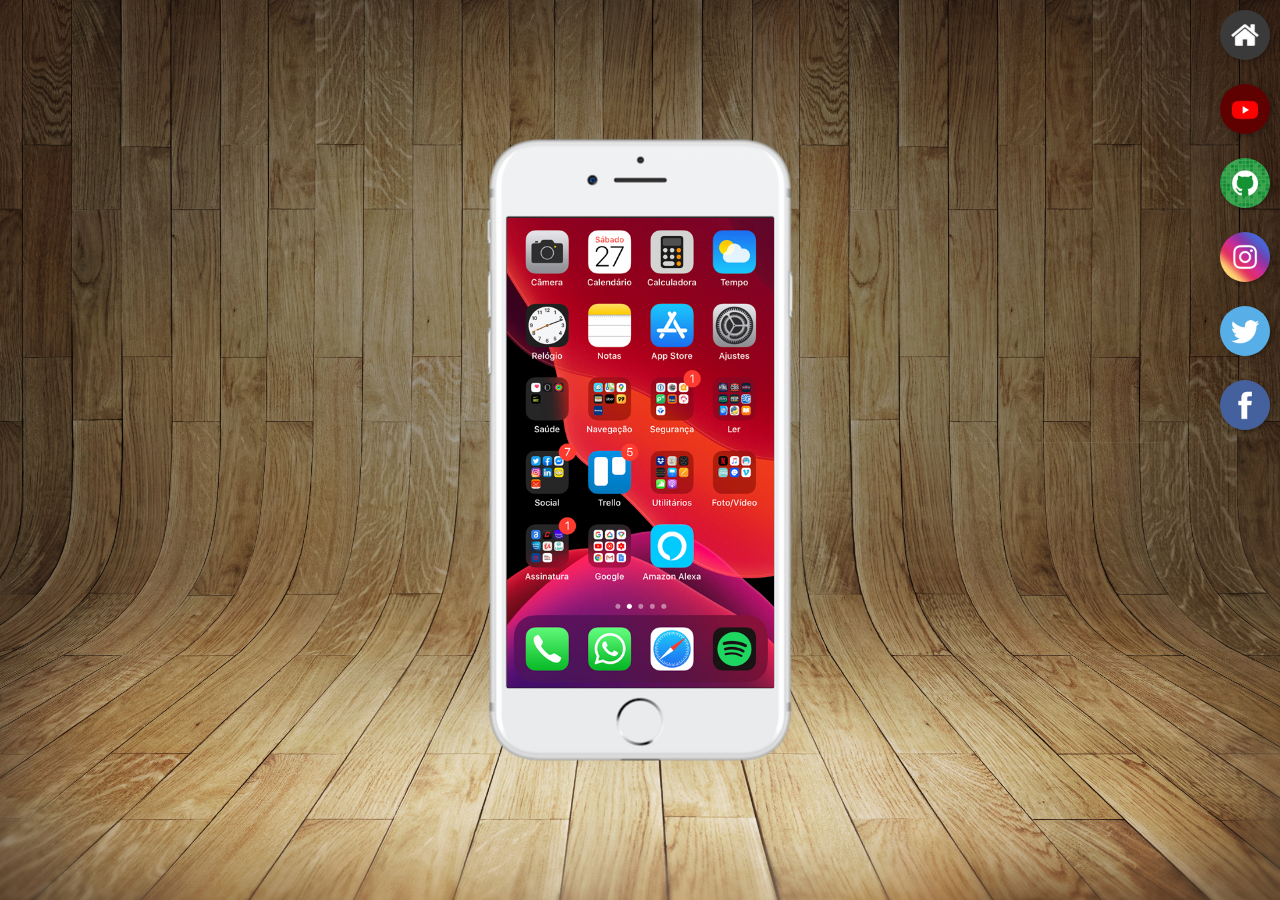
<file: index.html>
<!DOCTYPE html>
<html lang="pt-br">
<head>
    <meta charset="UTF-8">
    <meta name="viewport" content="width=device-width, initial-scale=1.0">
    <title>Projeto Redes Sociais</title>
    <link rel="shortcut icon" href="favicon.ico" type="image/x-icon">
    <link rel="stylesheet" href="estilos/style.css">
</head>
<body>
    <main>
        <section id="telefone">
            <iframe src="home.html" name="tela" id="tela" frameborder="0">
                seu navegador nao é compativel com esse recurso
            </iframe>
        </section>

        <section id="redes-sociais">
            <a href="home.html" target="tela"><img src="imagens/logo-home.jpg" alt="Home"></a> <br>
            <a href="youtube.html" target="tela"><img src="imagens/logo-youtube.jpg" alt="Youtube"></a> <br>
            <a href="github.html" target="tela"><img src="imagens/logo-github.jpg" alt="Github"></a> <br>
            <a href="instagram.html" target="tela"><img src="imagens/logo-instagram.jpg" alt="Instagram"></a> <br>
            <a href="twitter.html" target="tela"><img src="imagens/logo-twitter.jpg" alt="Twitter/X"></a> <br>
            <a href="facebook.html" target="tela"><img src="imagens/logo-facebook.jpg" alt="Facebook"></a> 
        </section>
    </main>
</body>
</html>

<!-- nao uso a maioria das redes sociais, entao usei a do professor mesmo xD -->
</file>
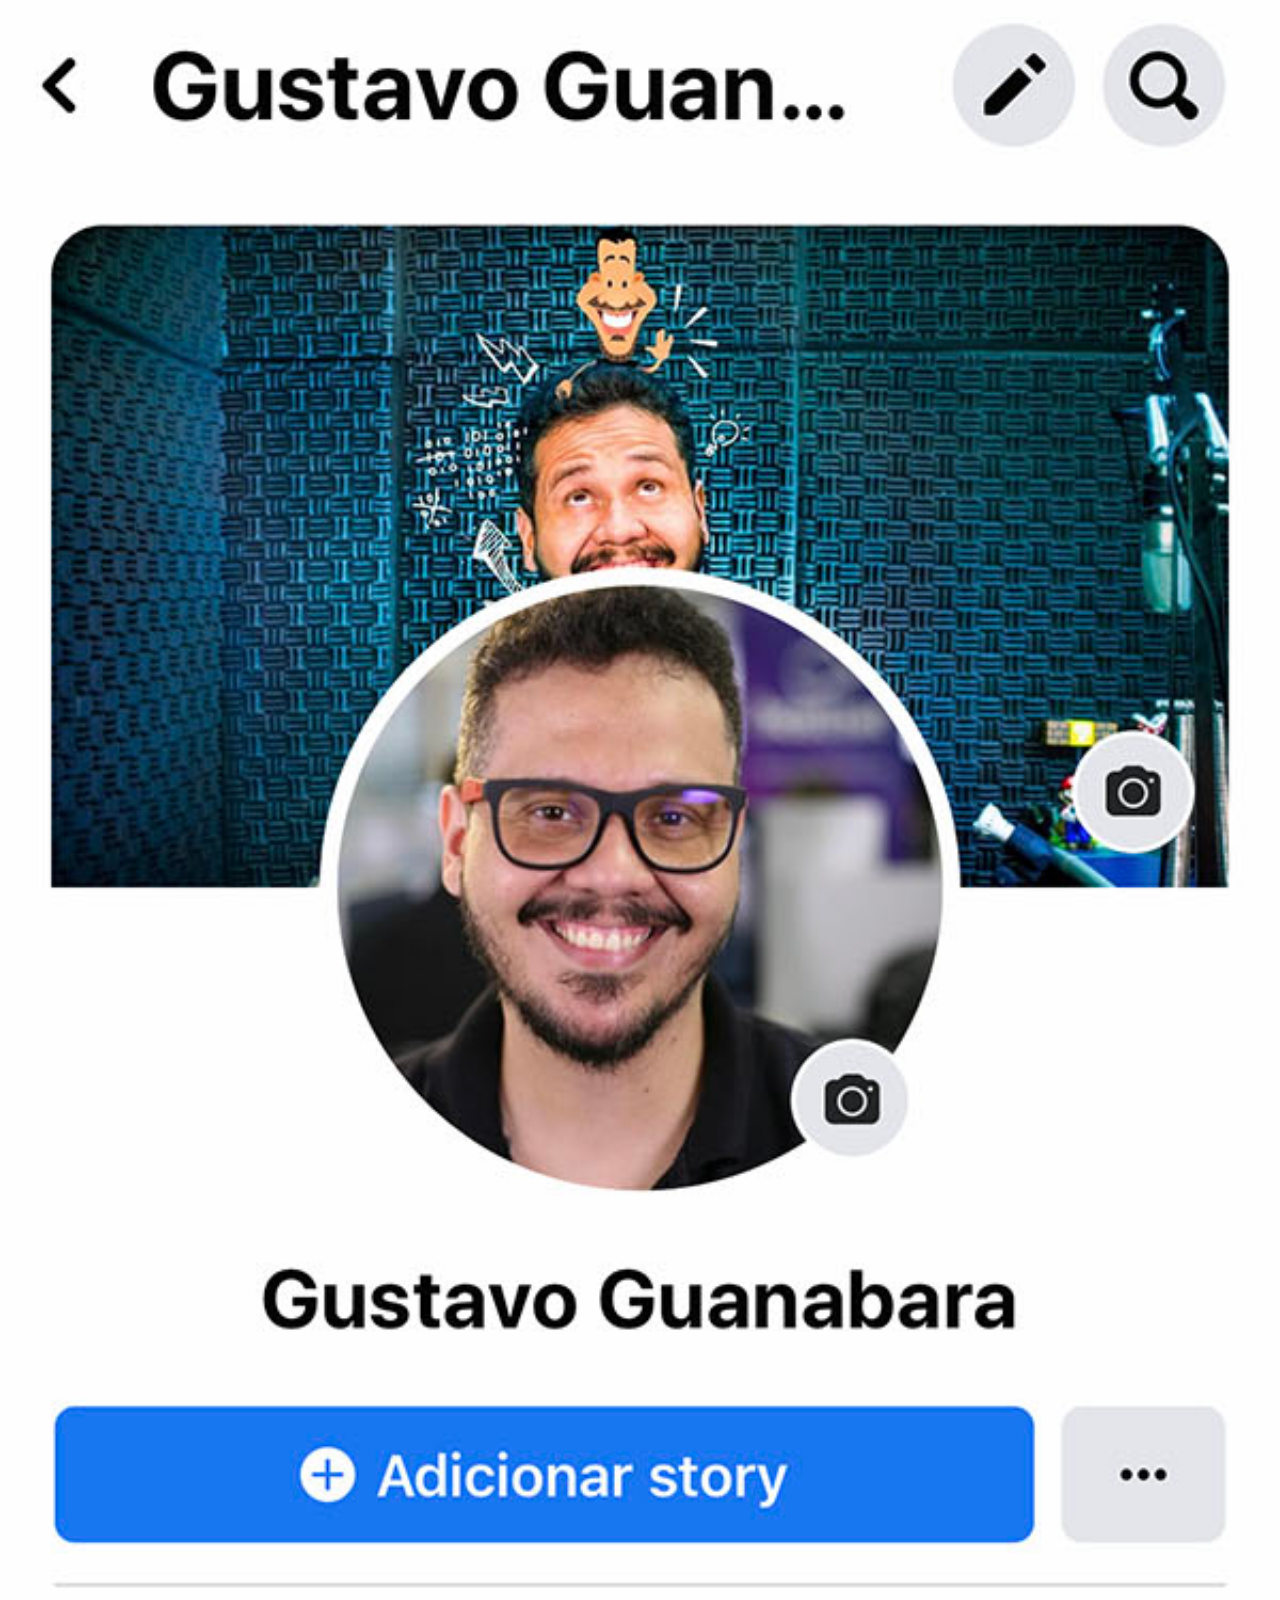
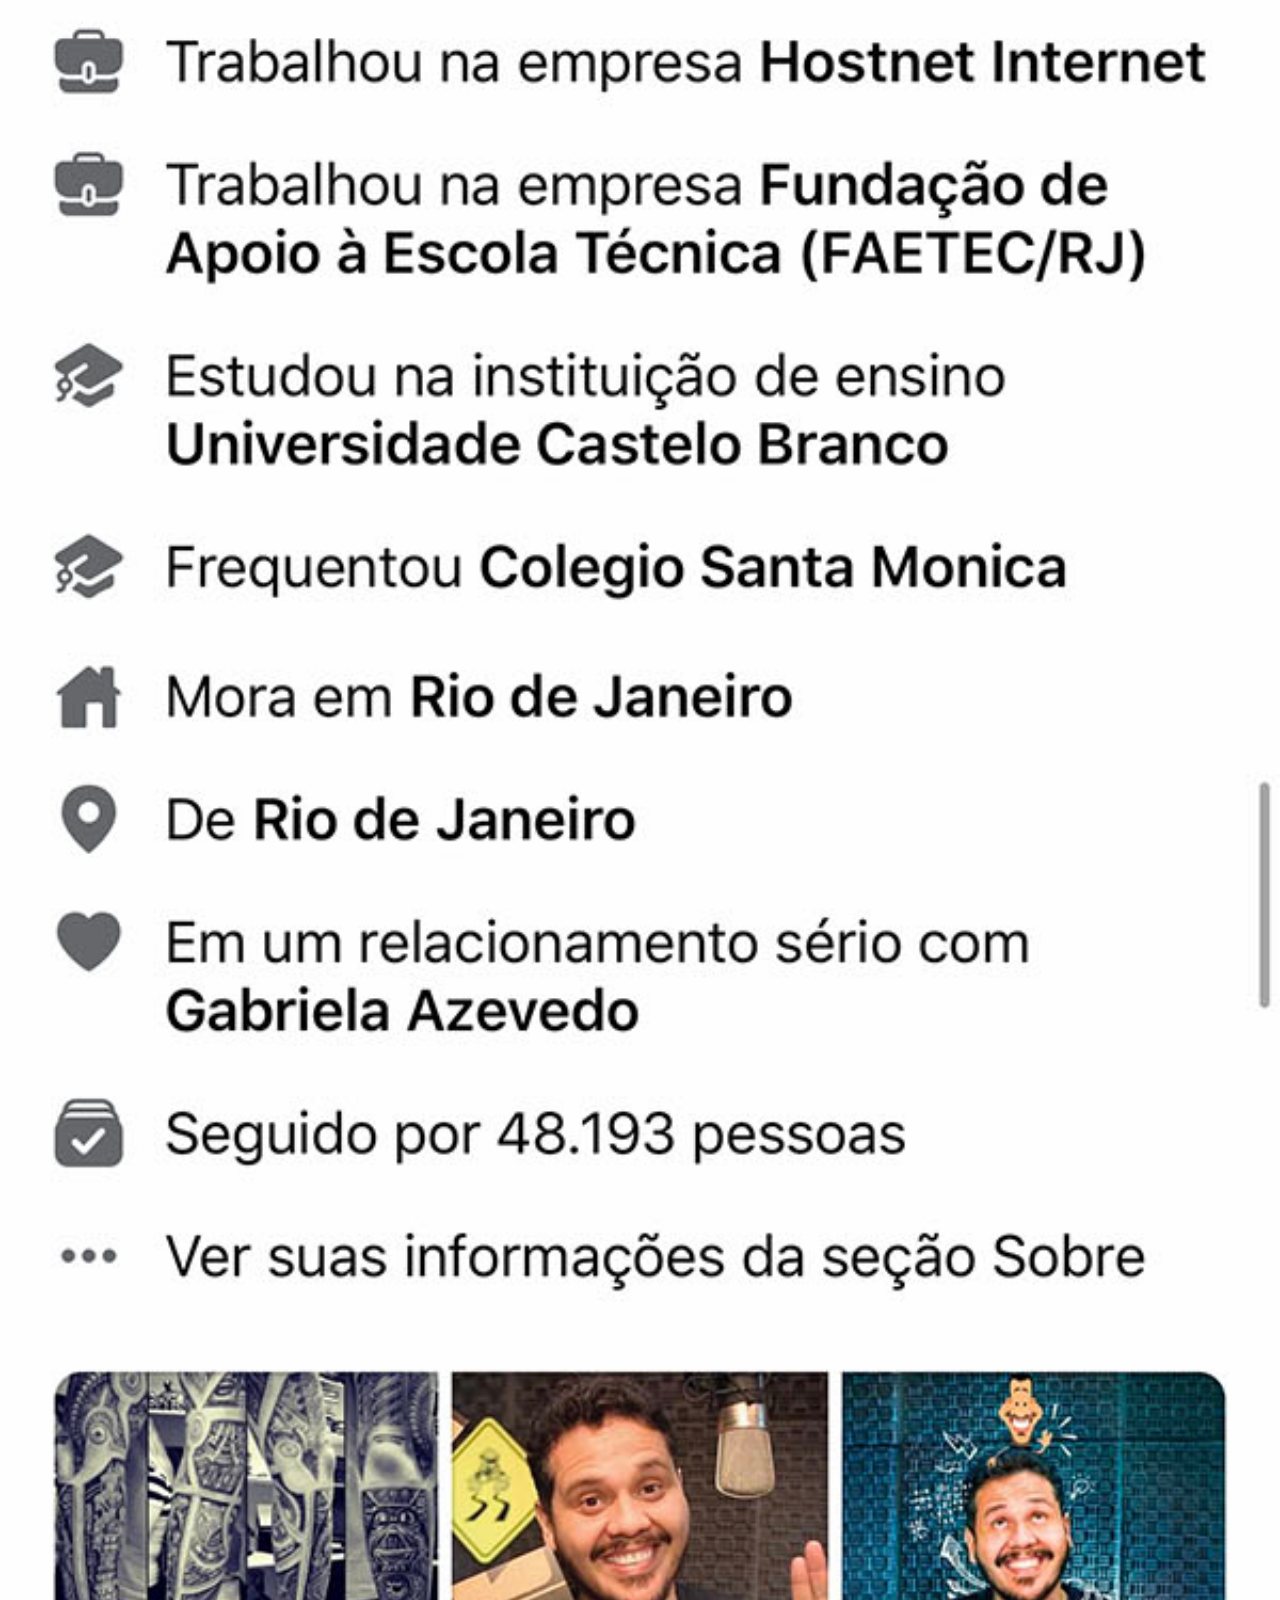
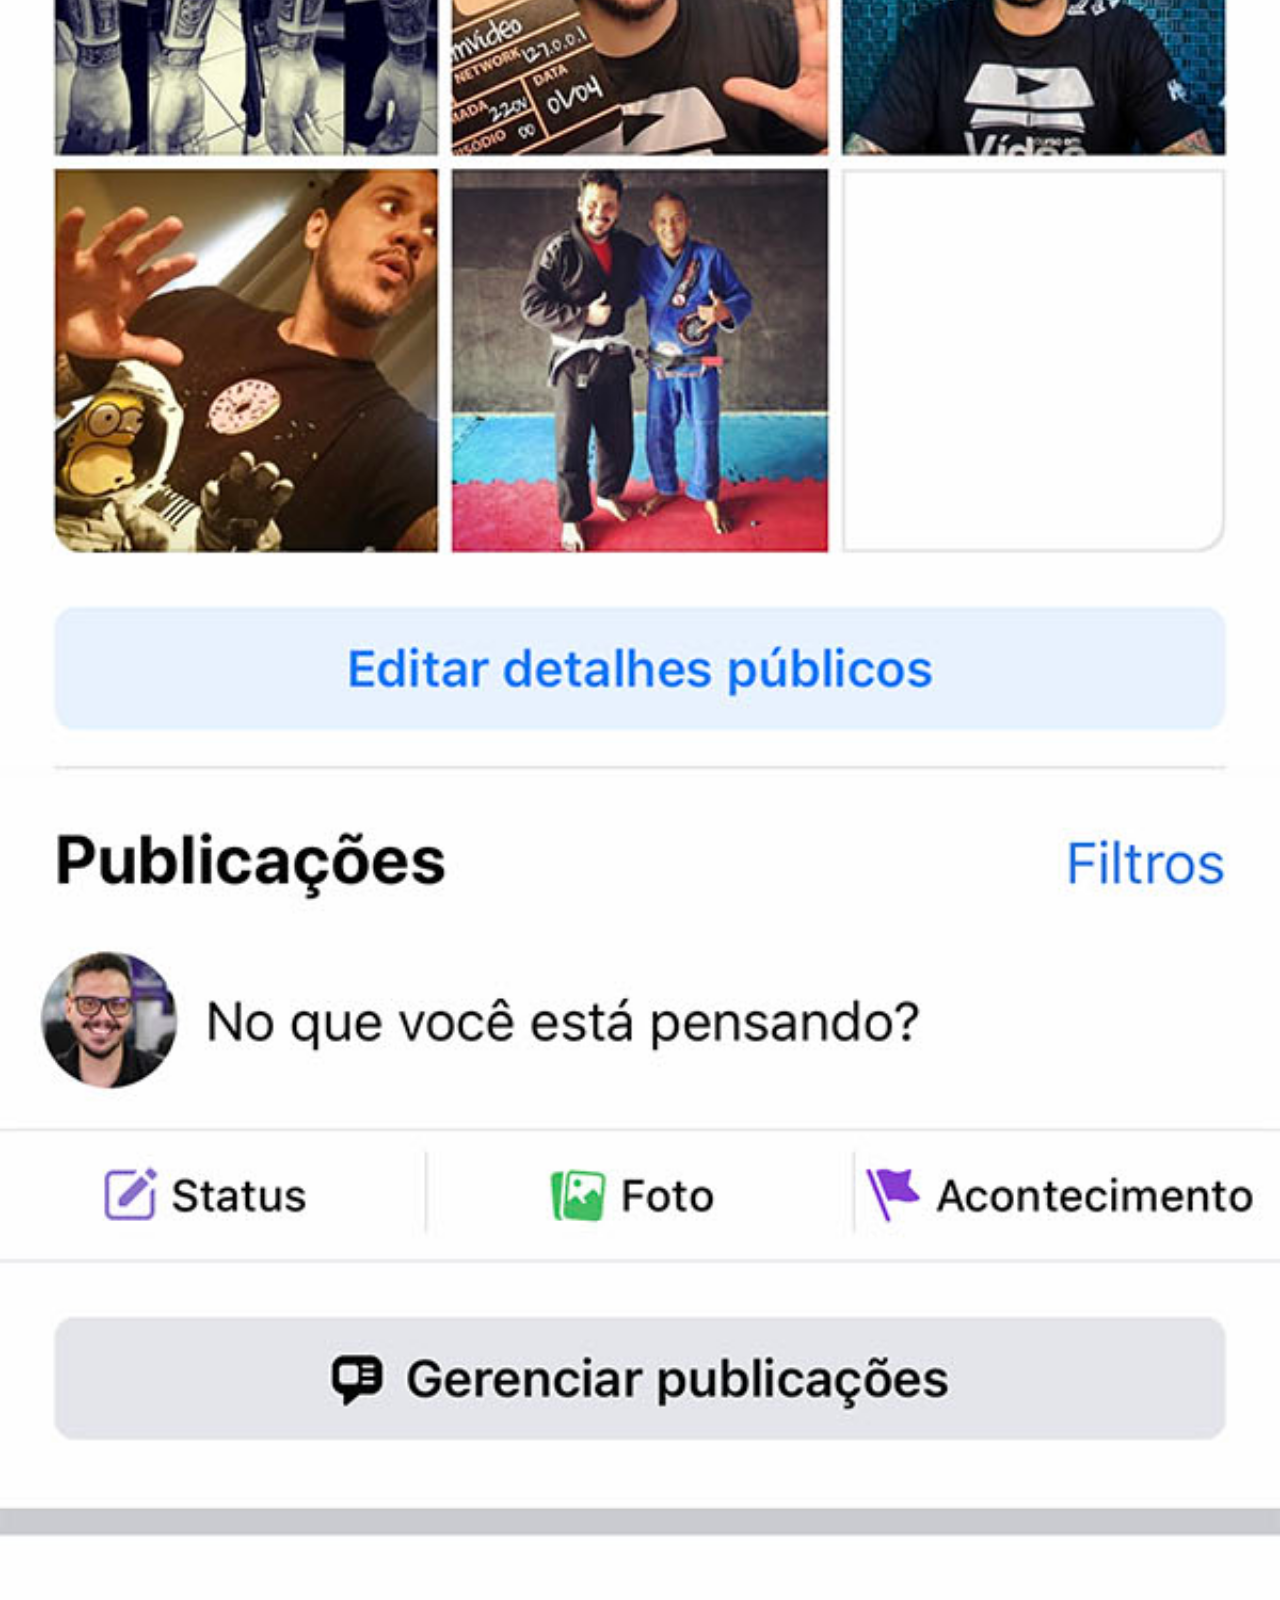
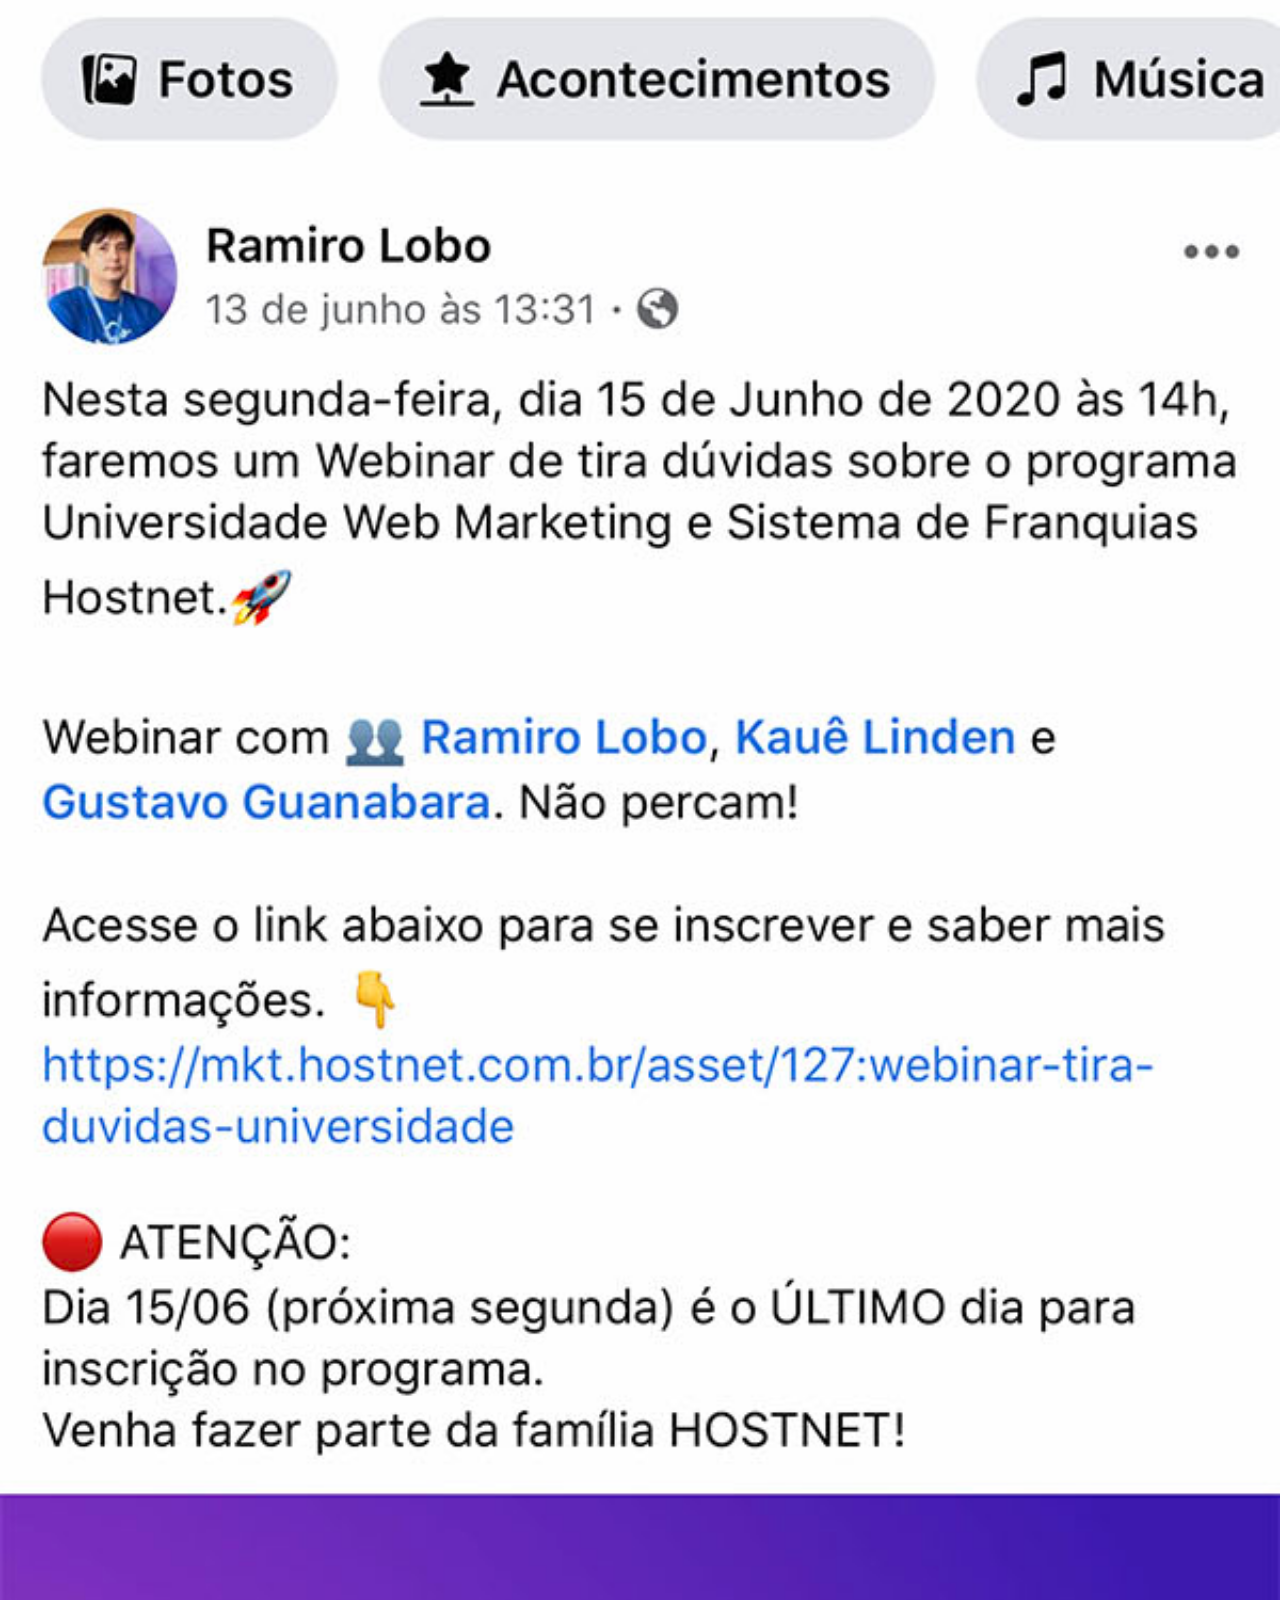
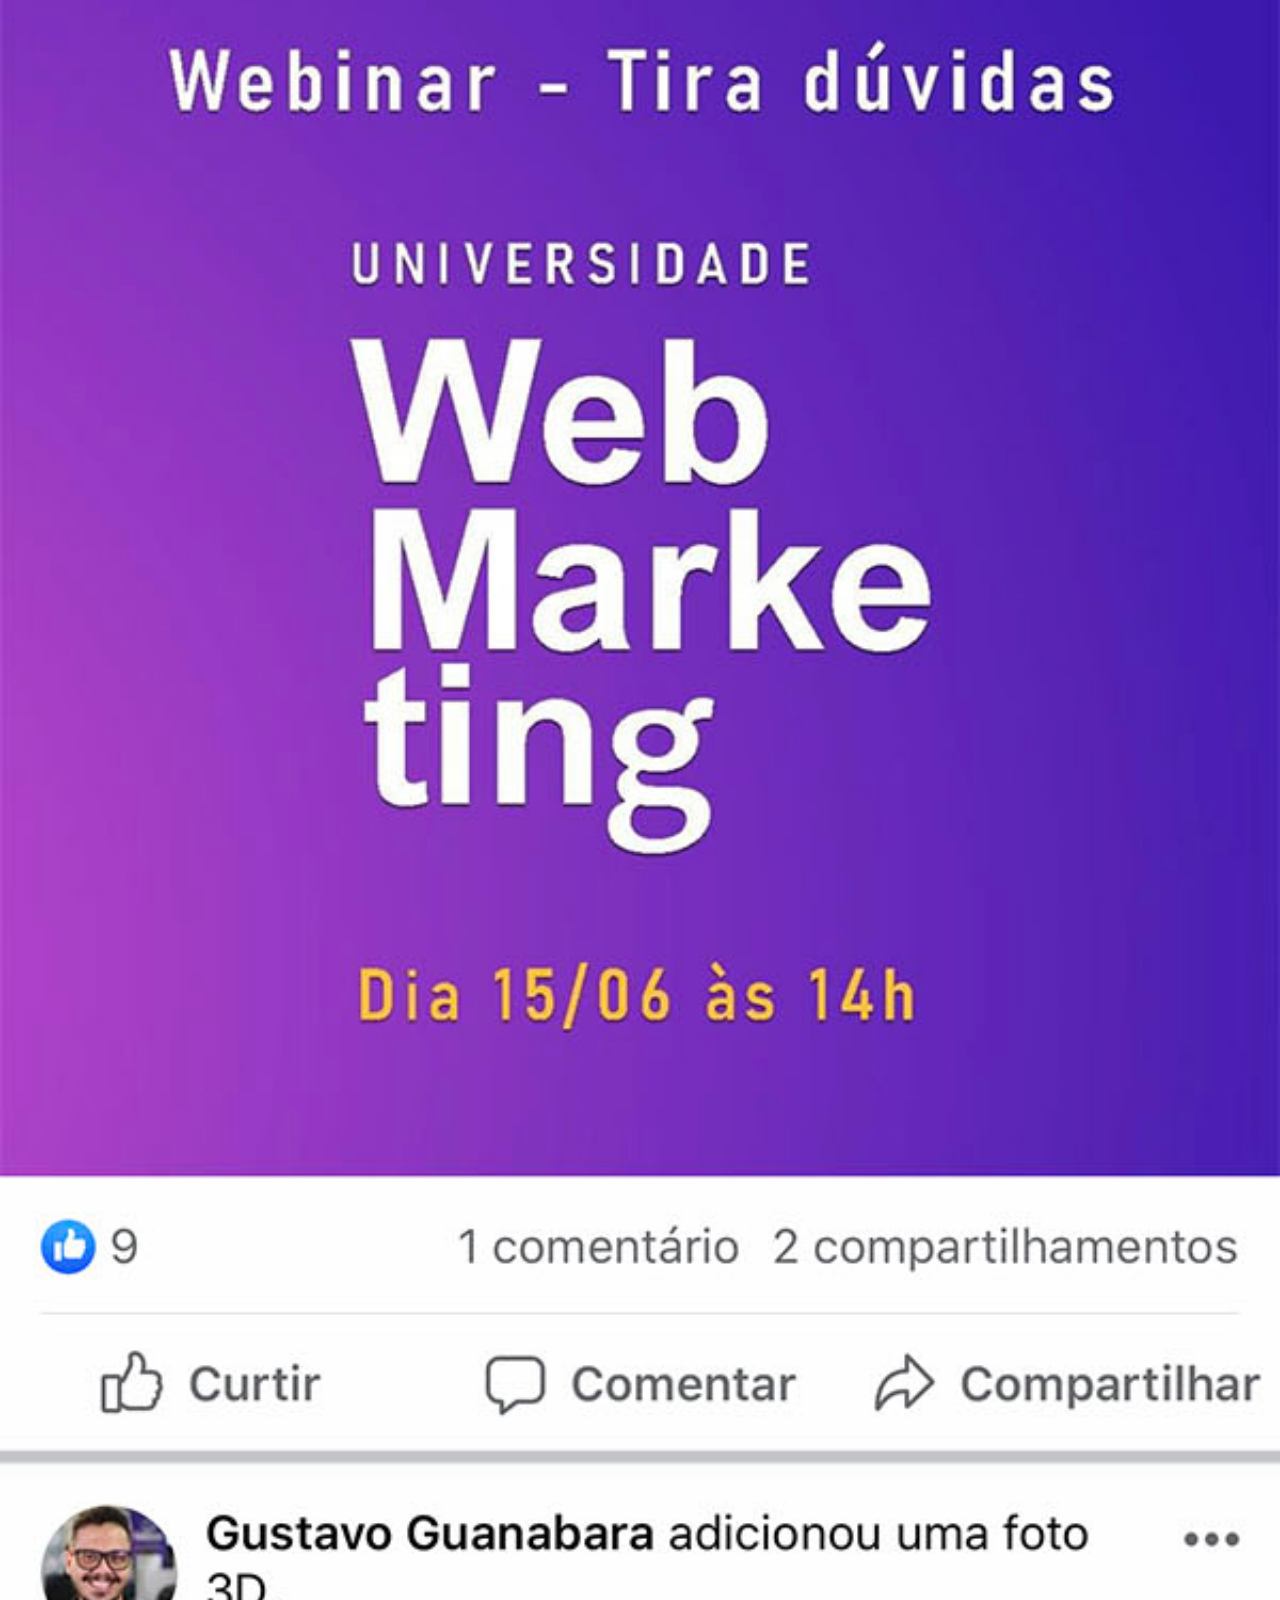
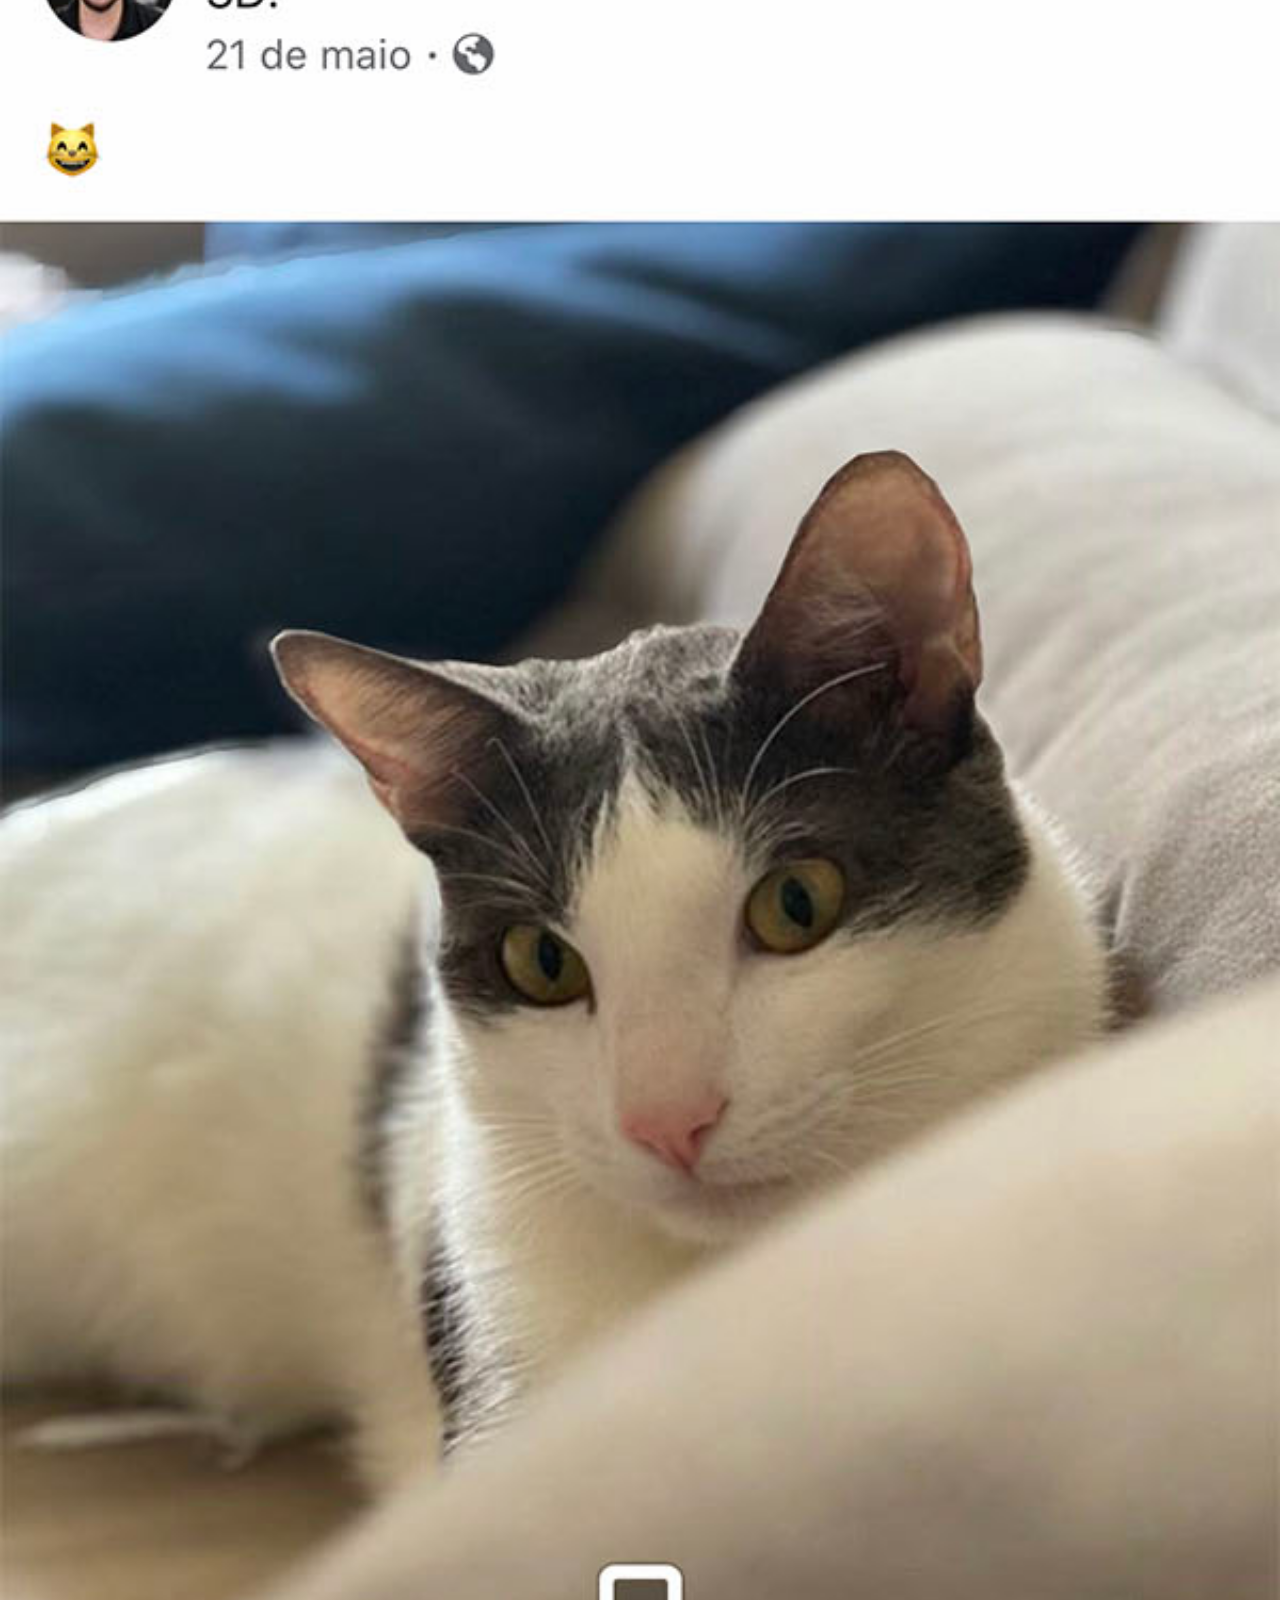
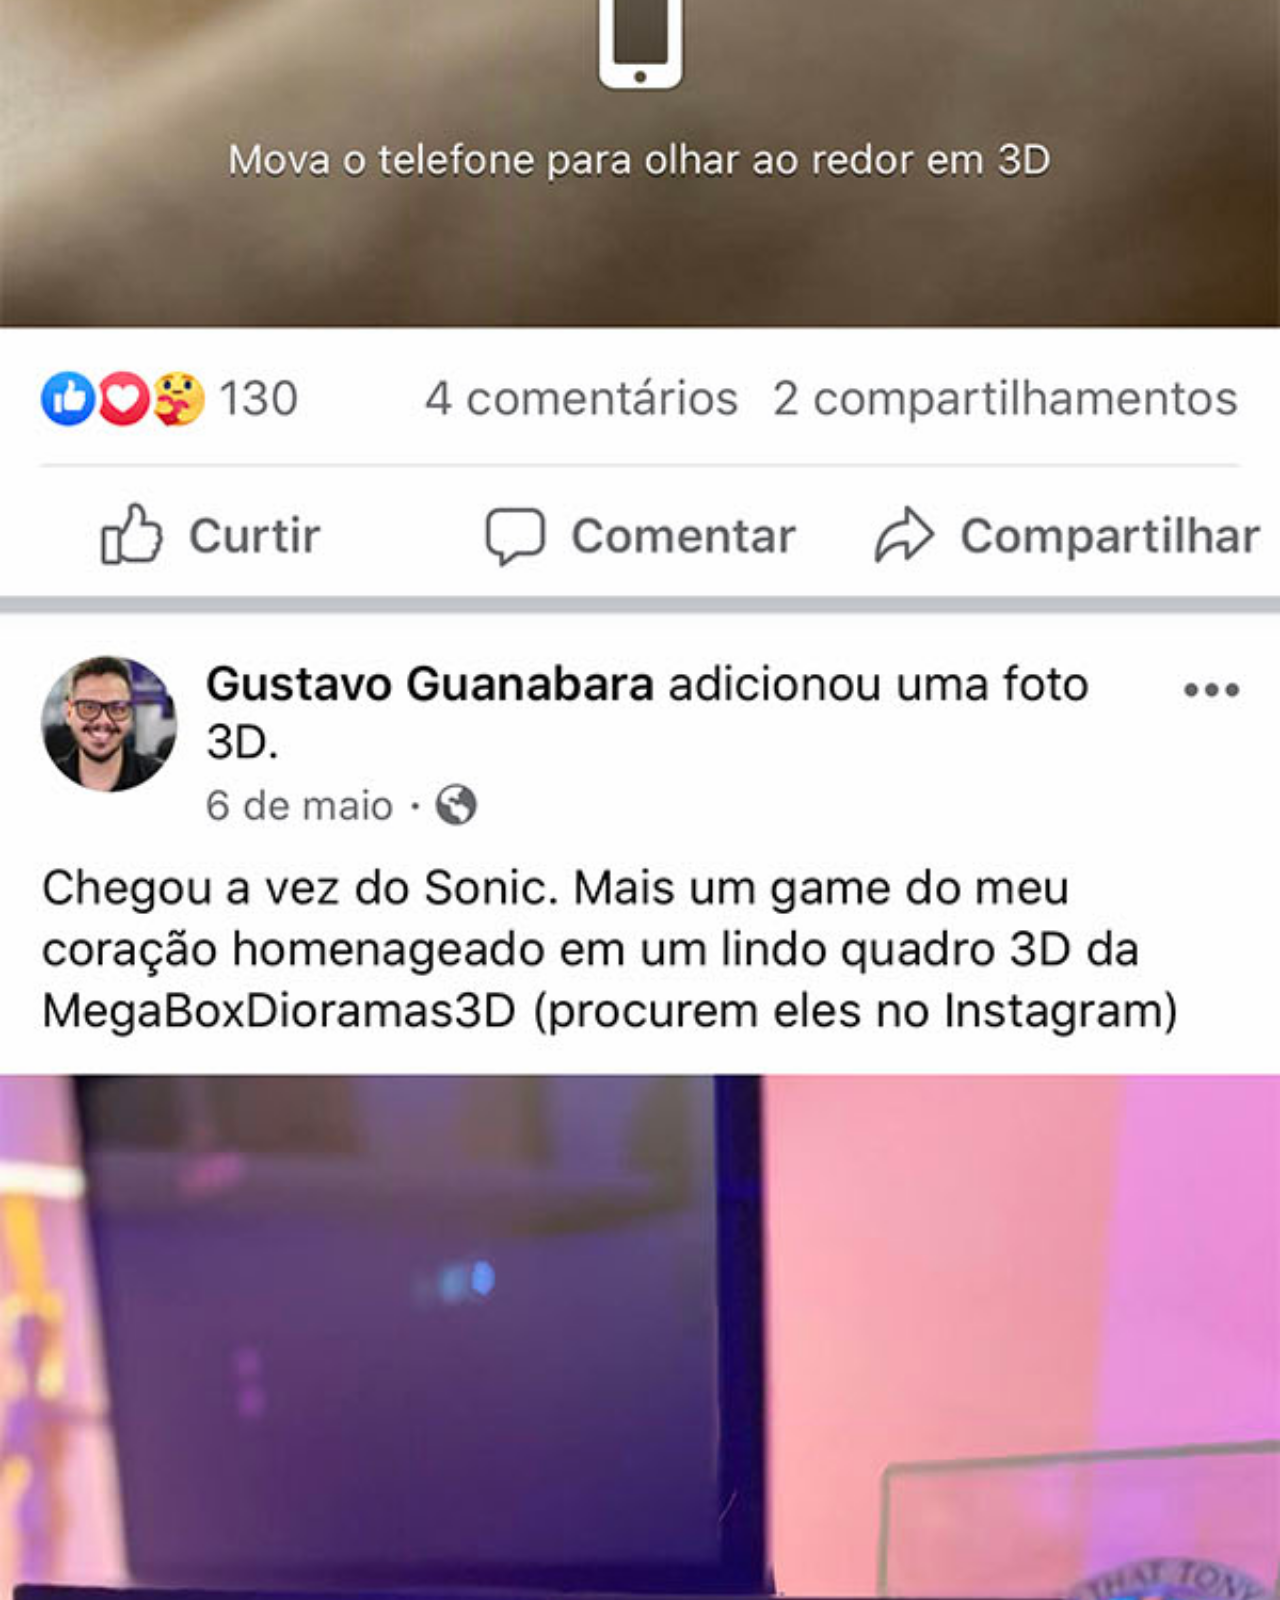
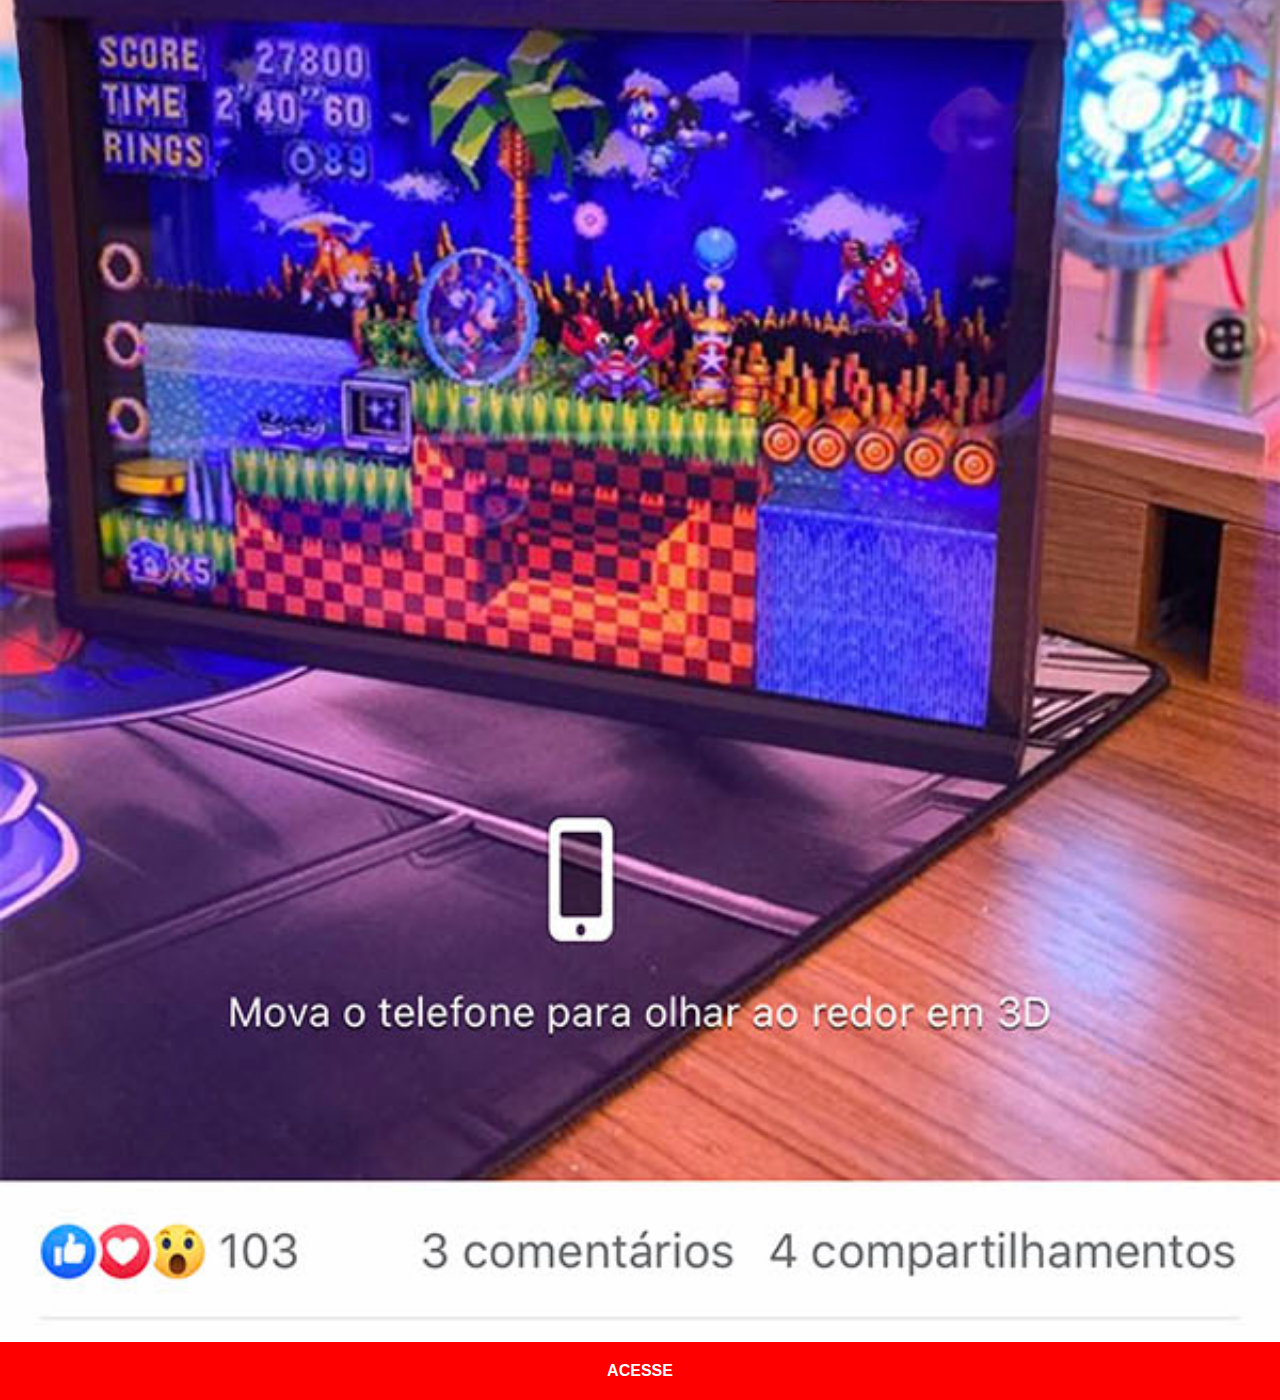
<file: facebook.html>
<!DOCTYPE html>
<html lang="pt-br">
<head>
    <meta charset="UTF-8">
    <meta name="viewport" content="width=device-width, initial-scale=1.0">
    <title>Facebook</title>
    <link rel="stylesheet" href="estilos/social.css">
</head>
<body>
    <img src="imagens/tela-facebook.jpg" alt="Facebook">
    <a href="https://Facebook.com" target="_blank">ACESSE</a>
</body>
</html>
</file>
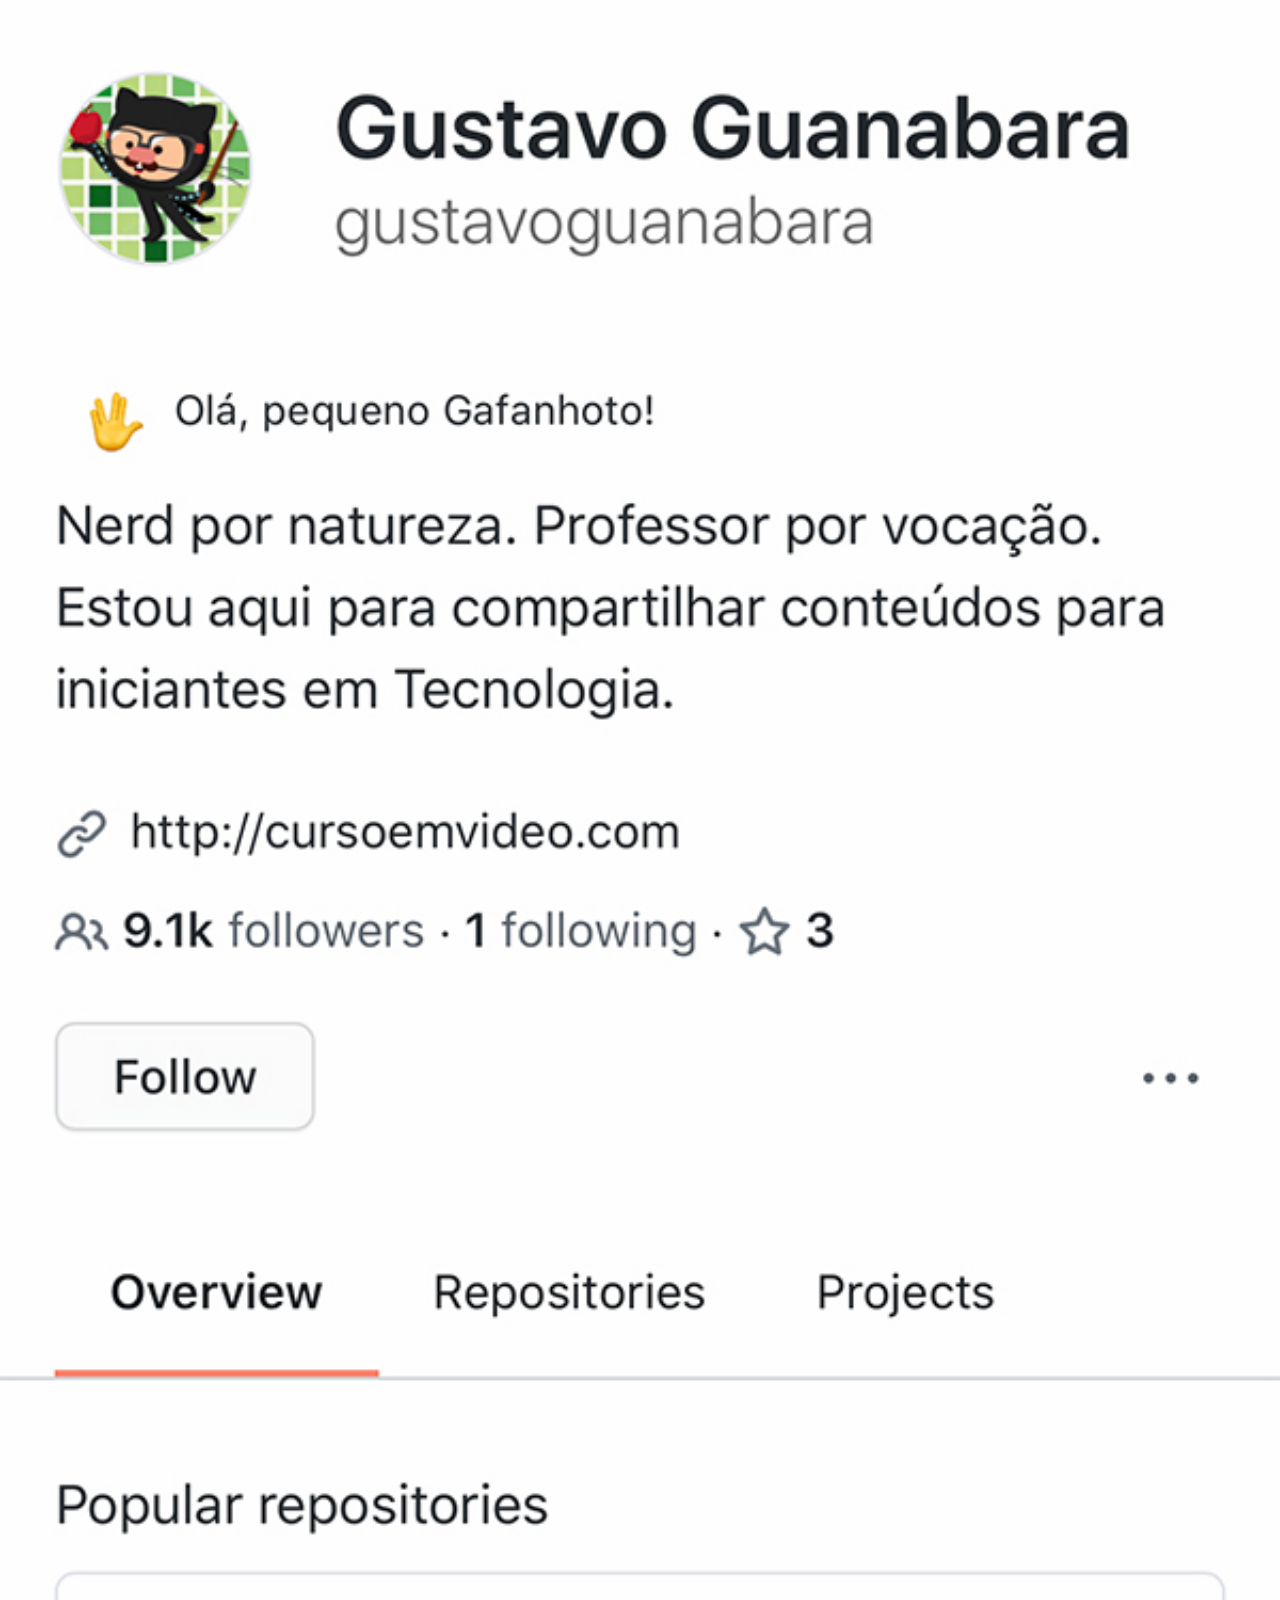
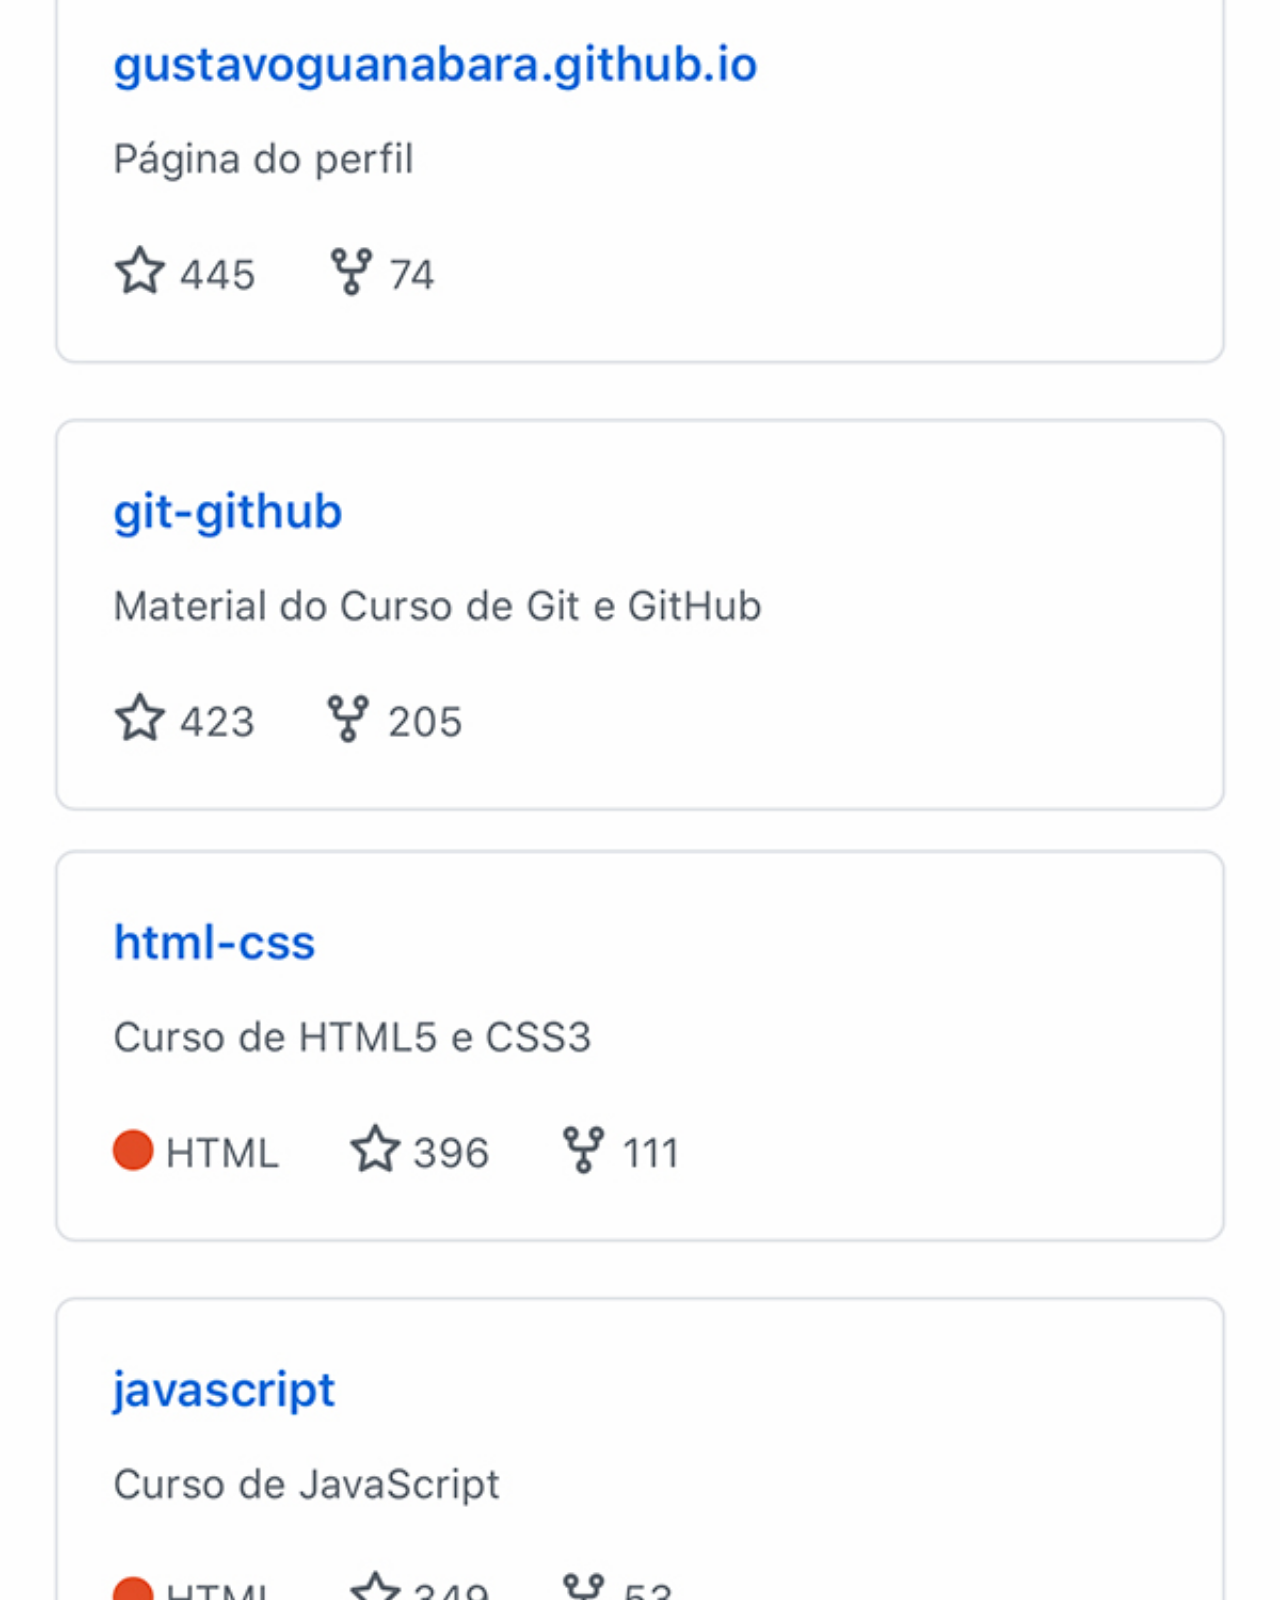
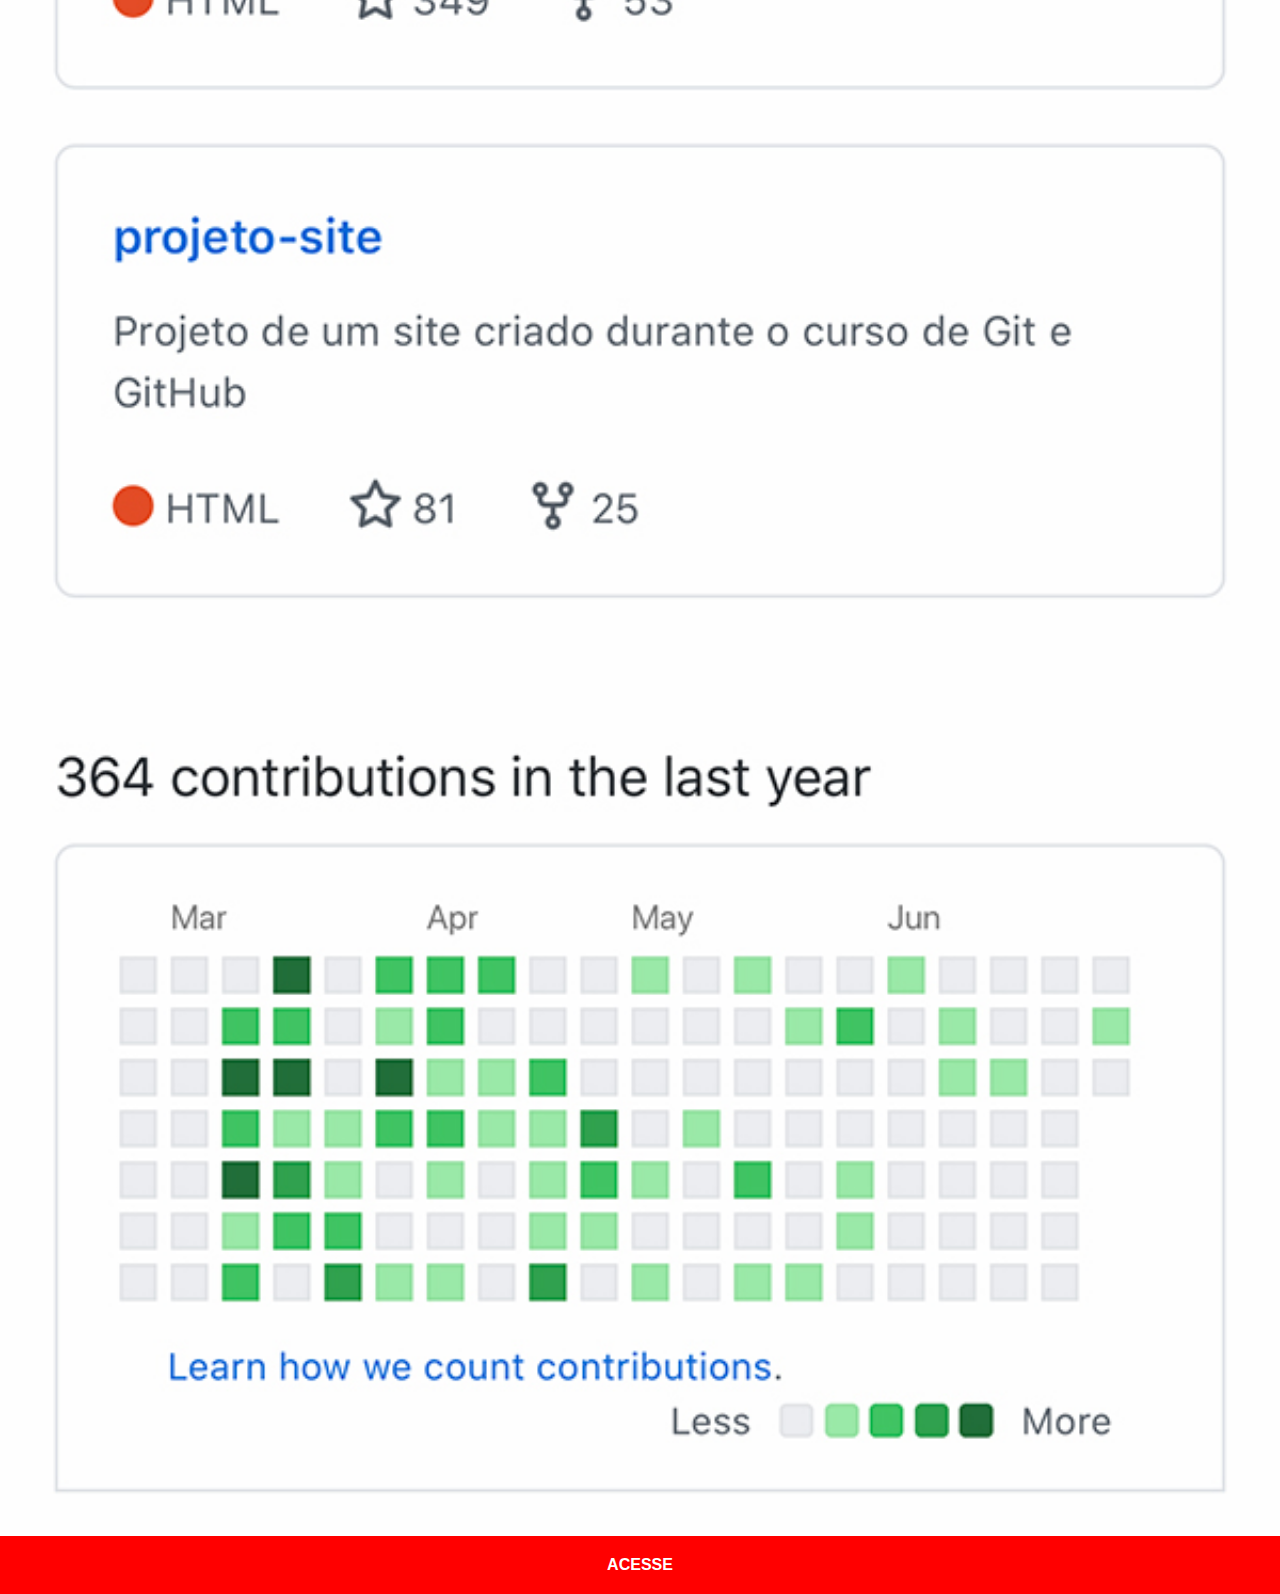
<file: github.html>
<!DOCTYPE html>
<html lang="pt-br">
<head>
    <meta charset="UTF-8">
    <meta name="viewport" content="width=device-width, initial-scale=1.0">
    <title>Github</title>
    <link rel="stylesheet" href="estilos/social.css">
</head>
<body>
    <img src="imagens/tela-github.jpg" alt="Github">
    <a href="https://github.com/isabellabispobispo" target="_blank">ACESSE</a>
</body>
</html>
</file>
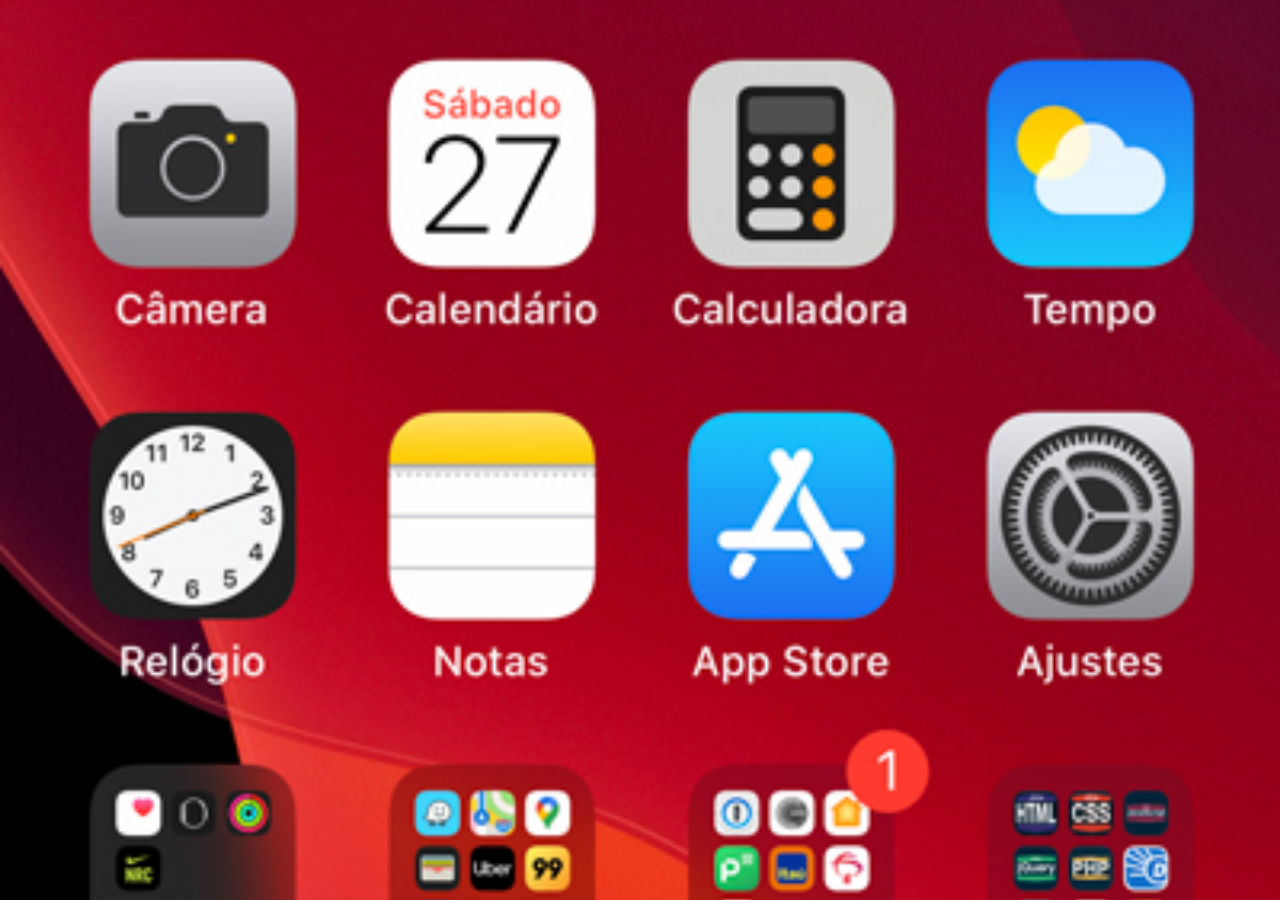
<file: home.html>
<!DOCTYPE html>
<html lang="pt-br">
<head>
    <meta charset="UTF-8">
    <meta name="viewport" content="width=device-width, initial-scale=1.0">
    <title>Home</title>
    <style>
        * {
            margin: 0px;
            padding: 0px;
        }

        body {
            width: 100vw;
            height: 100vh;
            background: black url(imagens/tela-home.jpg) no-repeat top center;
            background-size: cover;
        }
    </style>
</head>
<body>
    
</body>
</html>
</file>
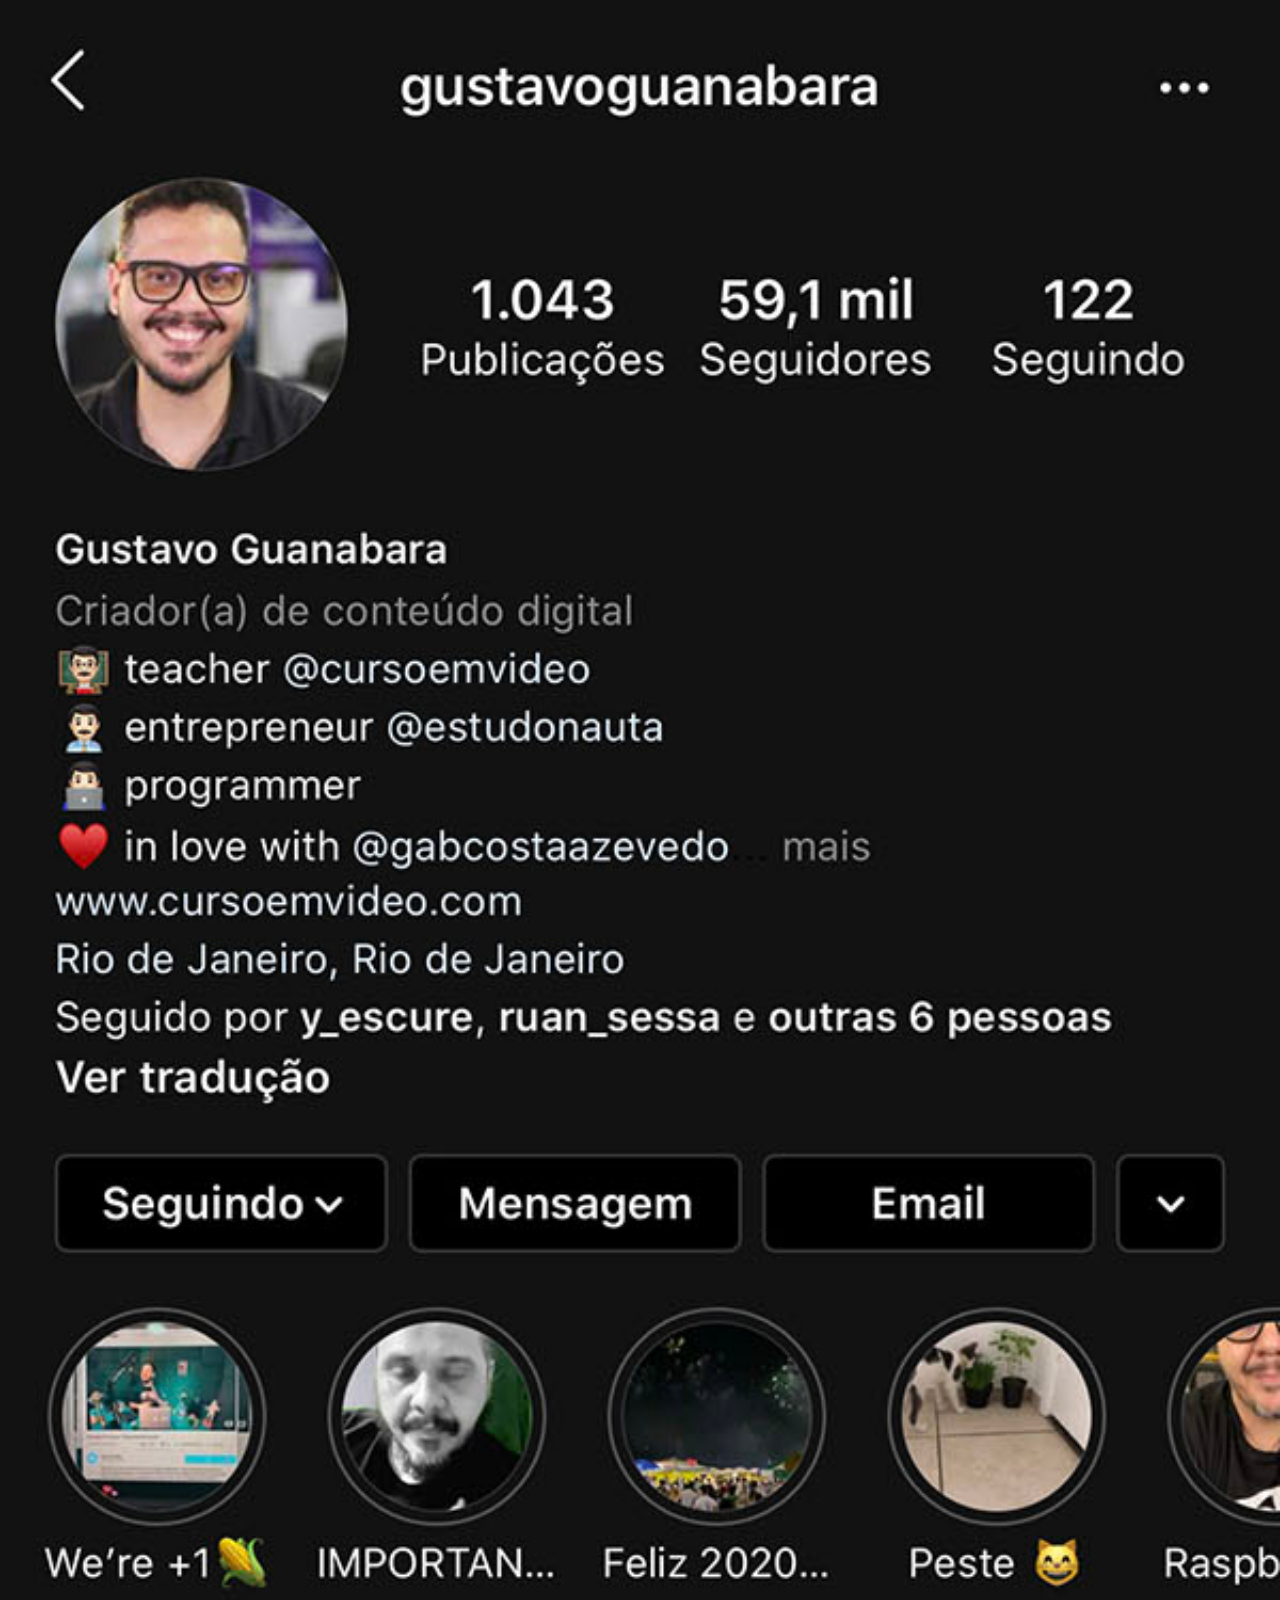
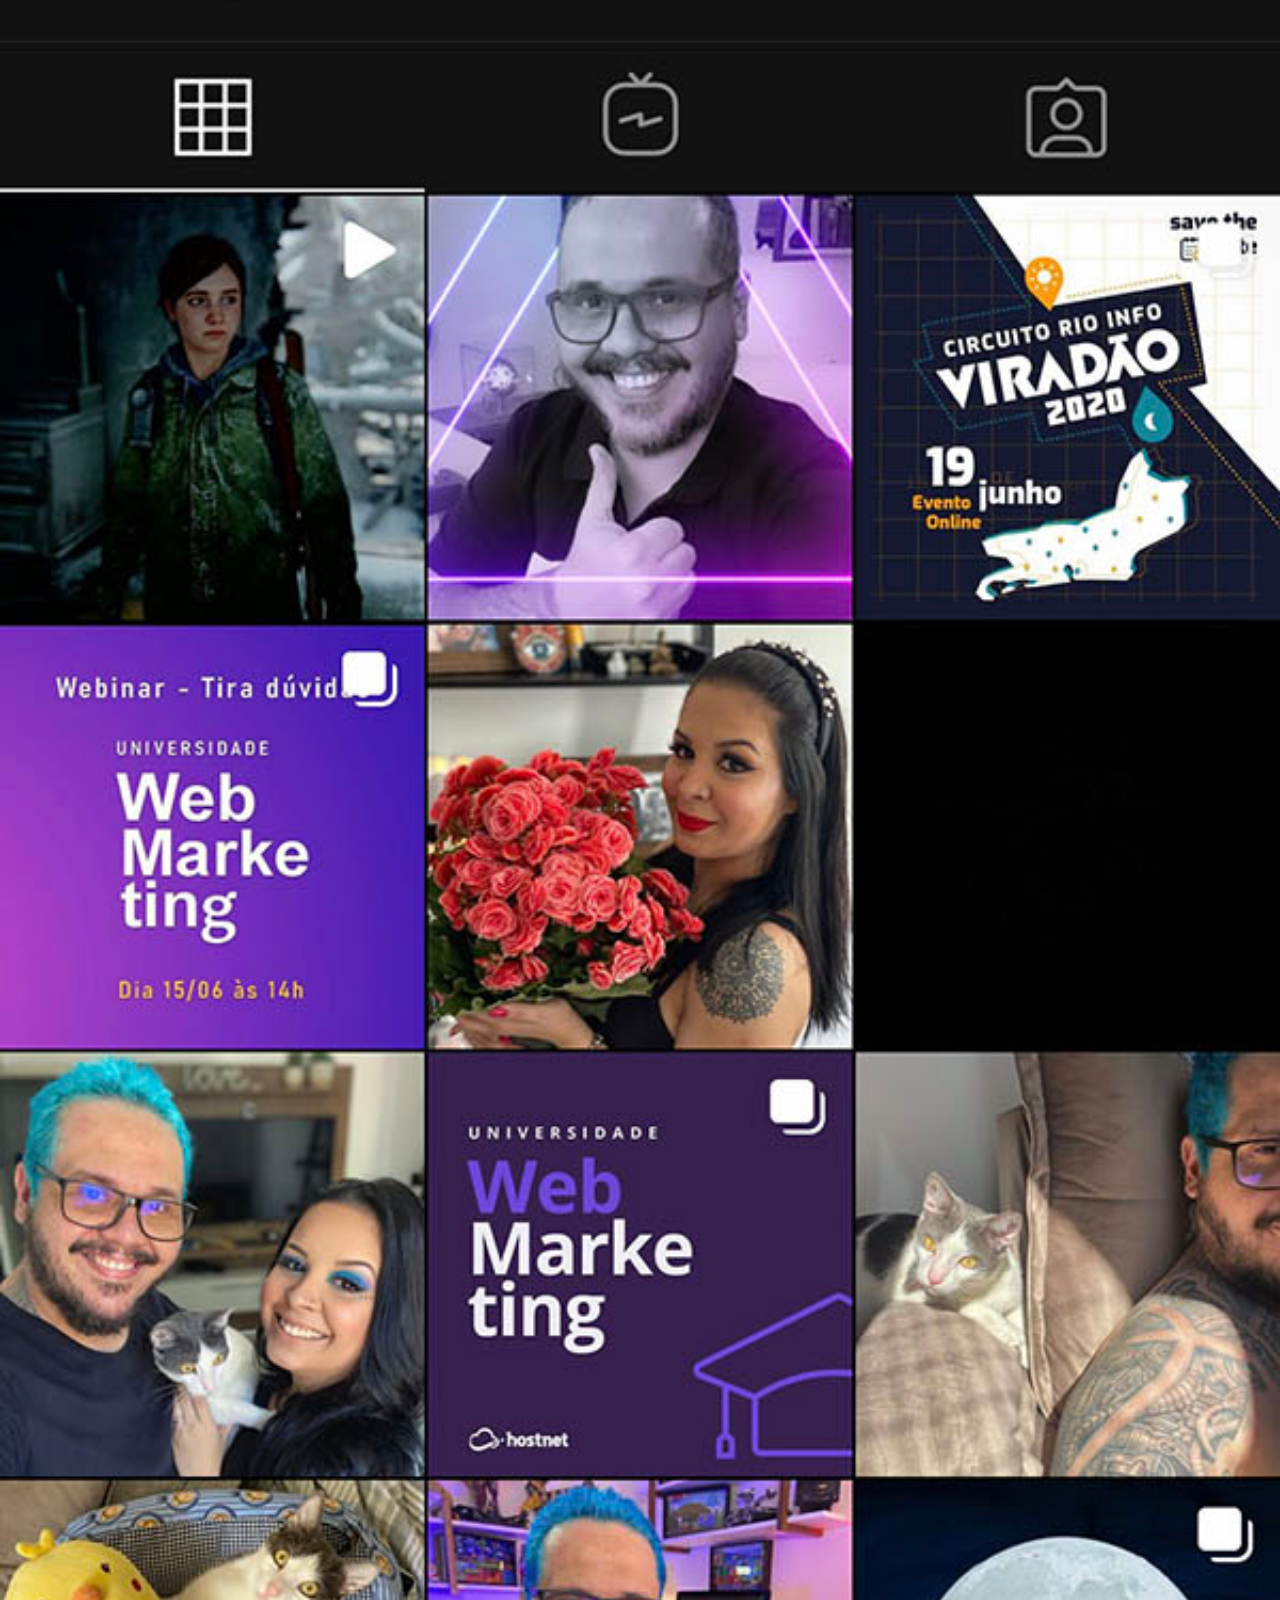
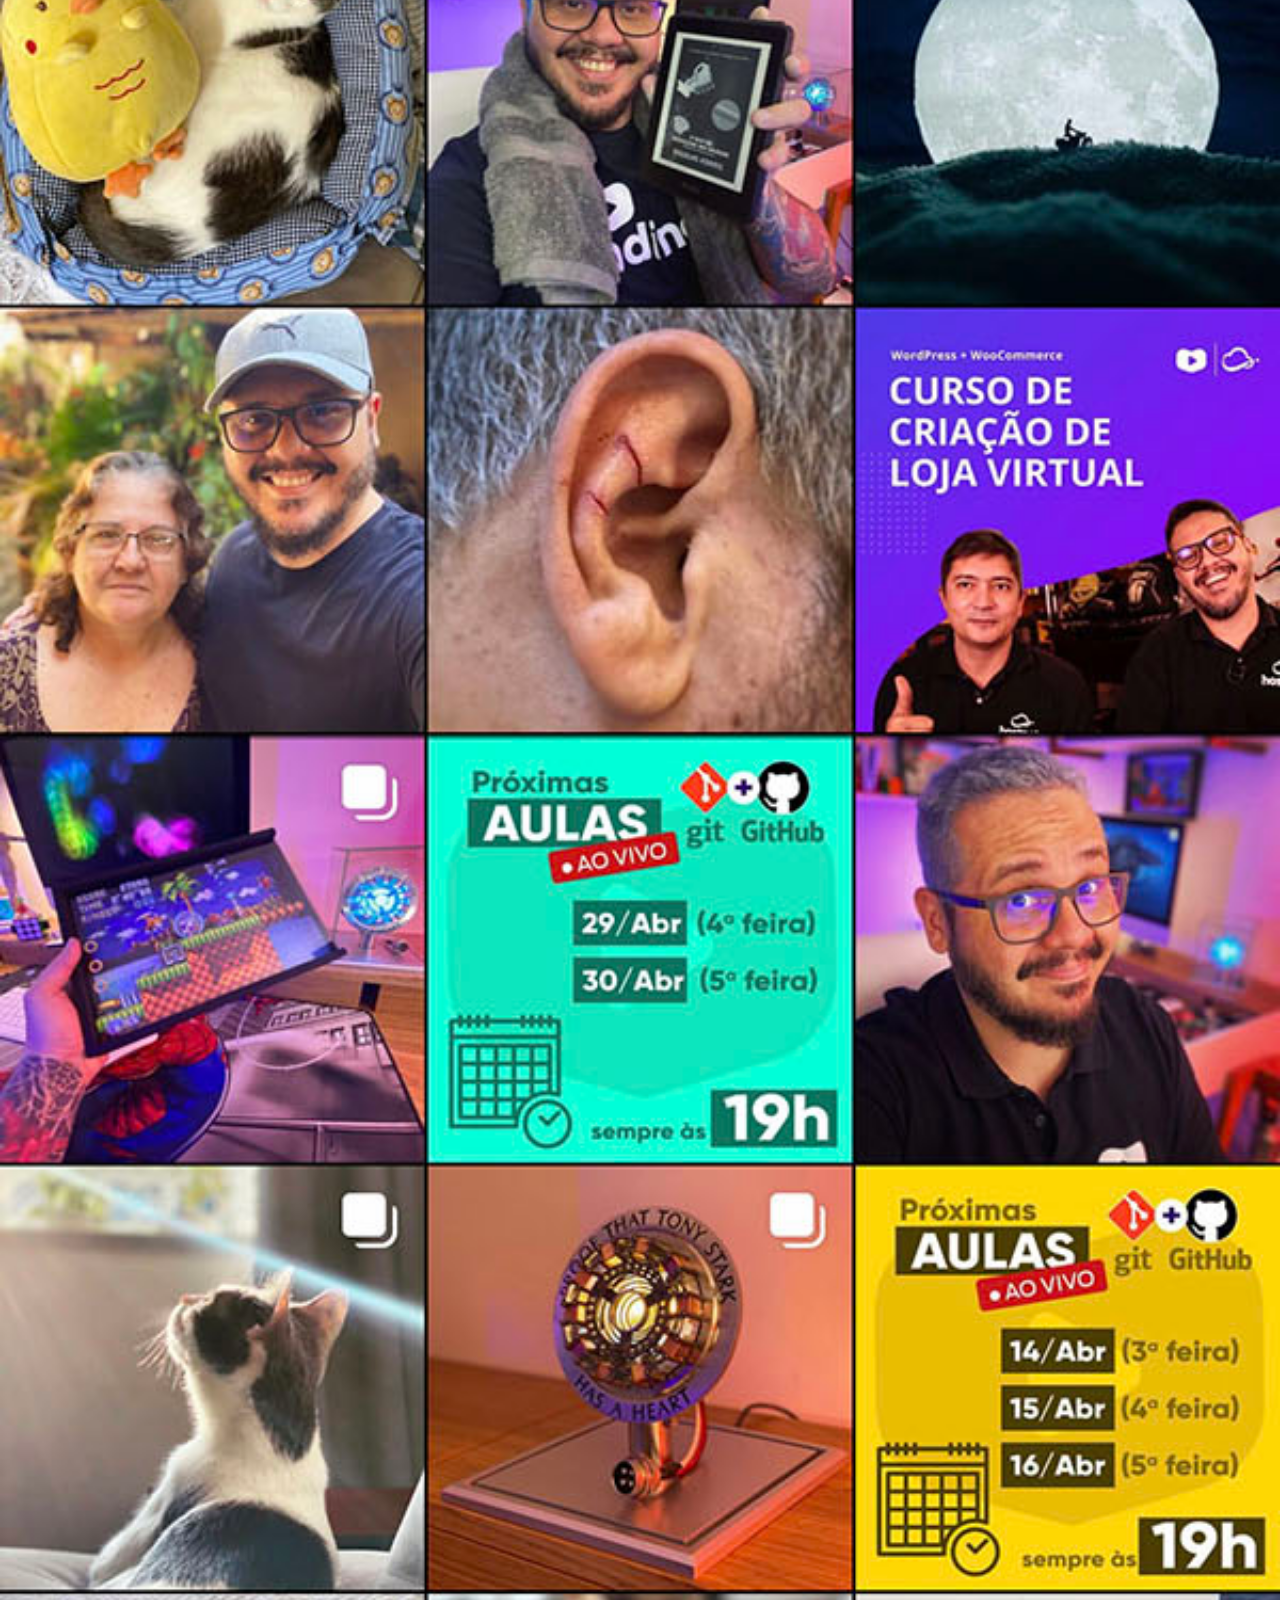
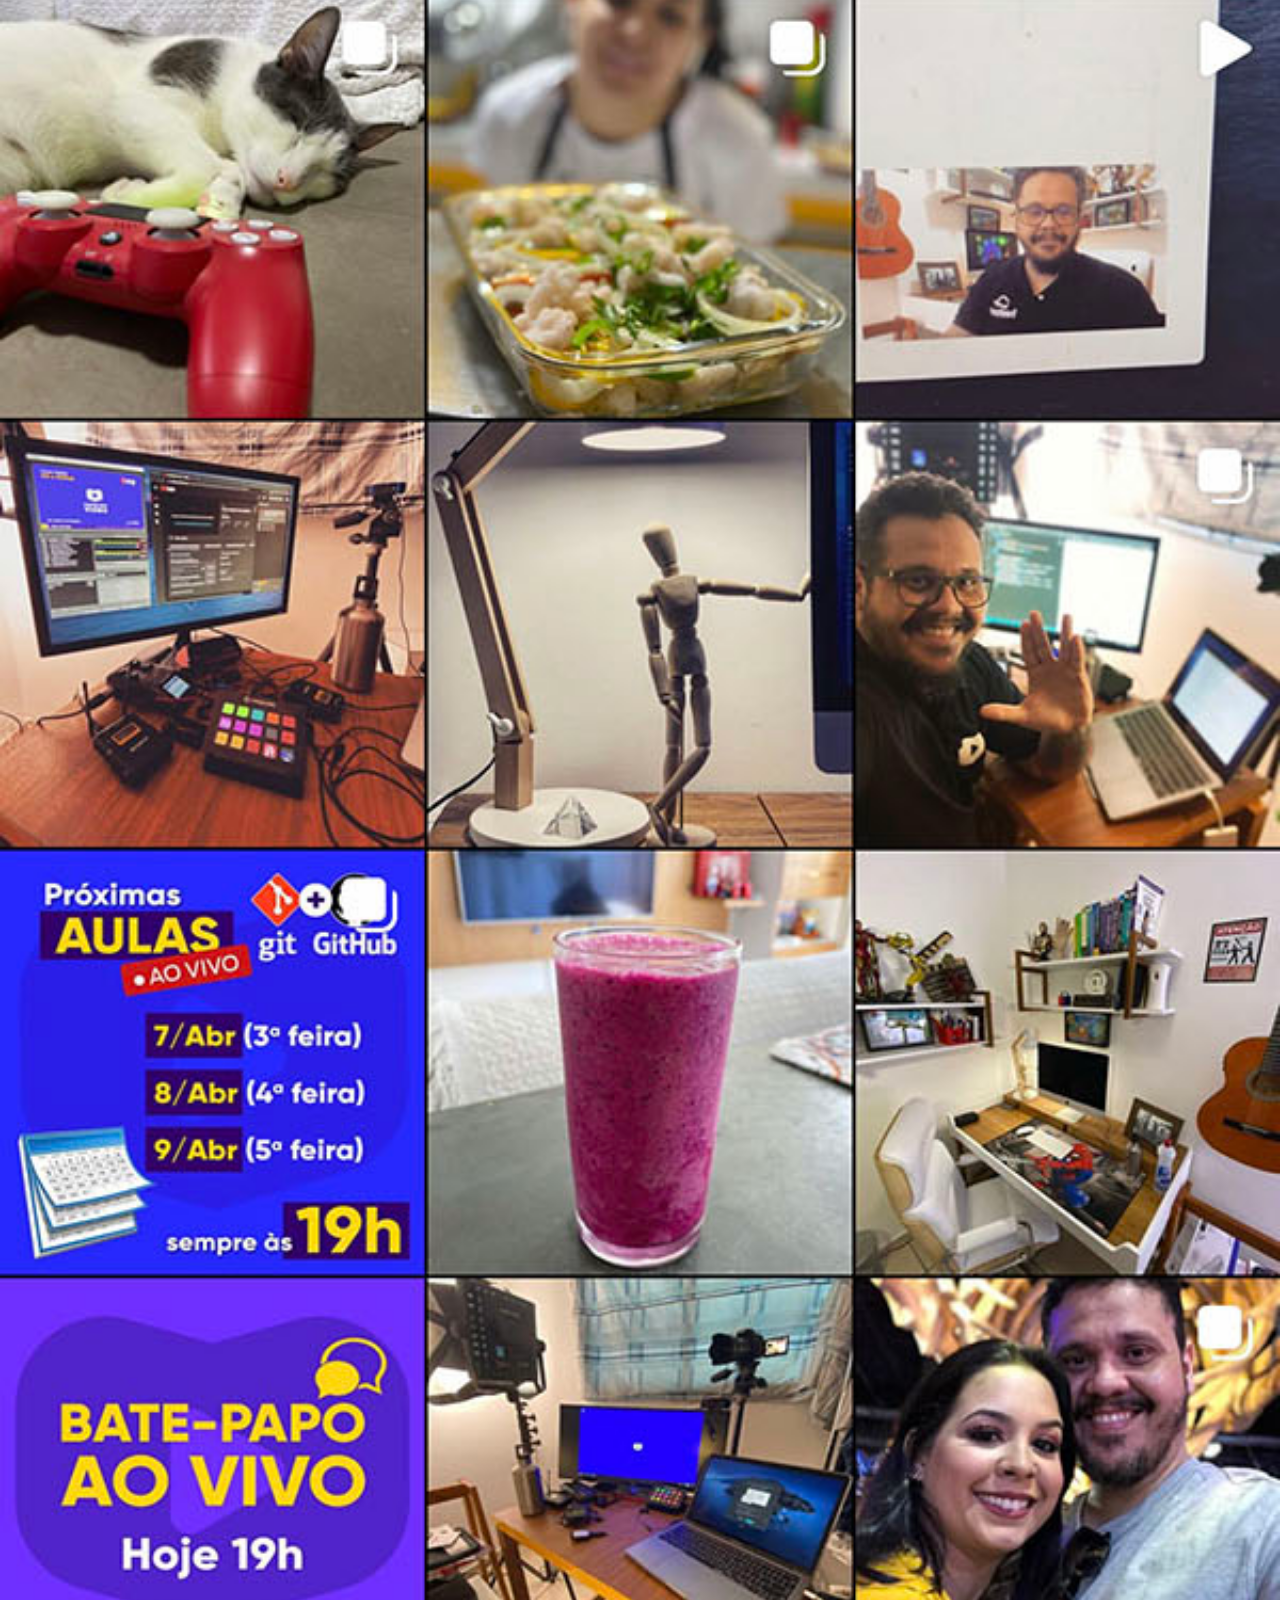
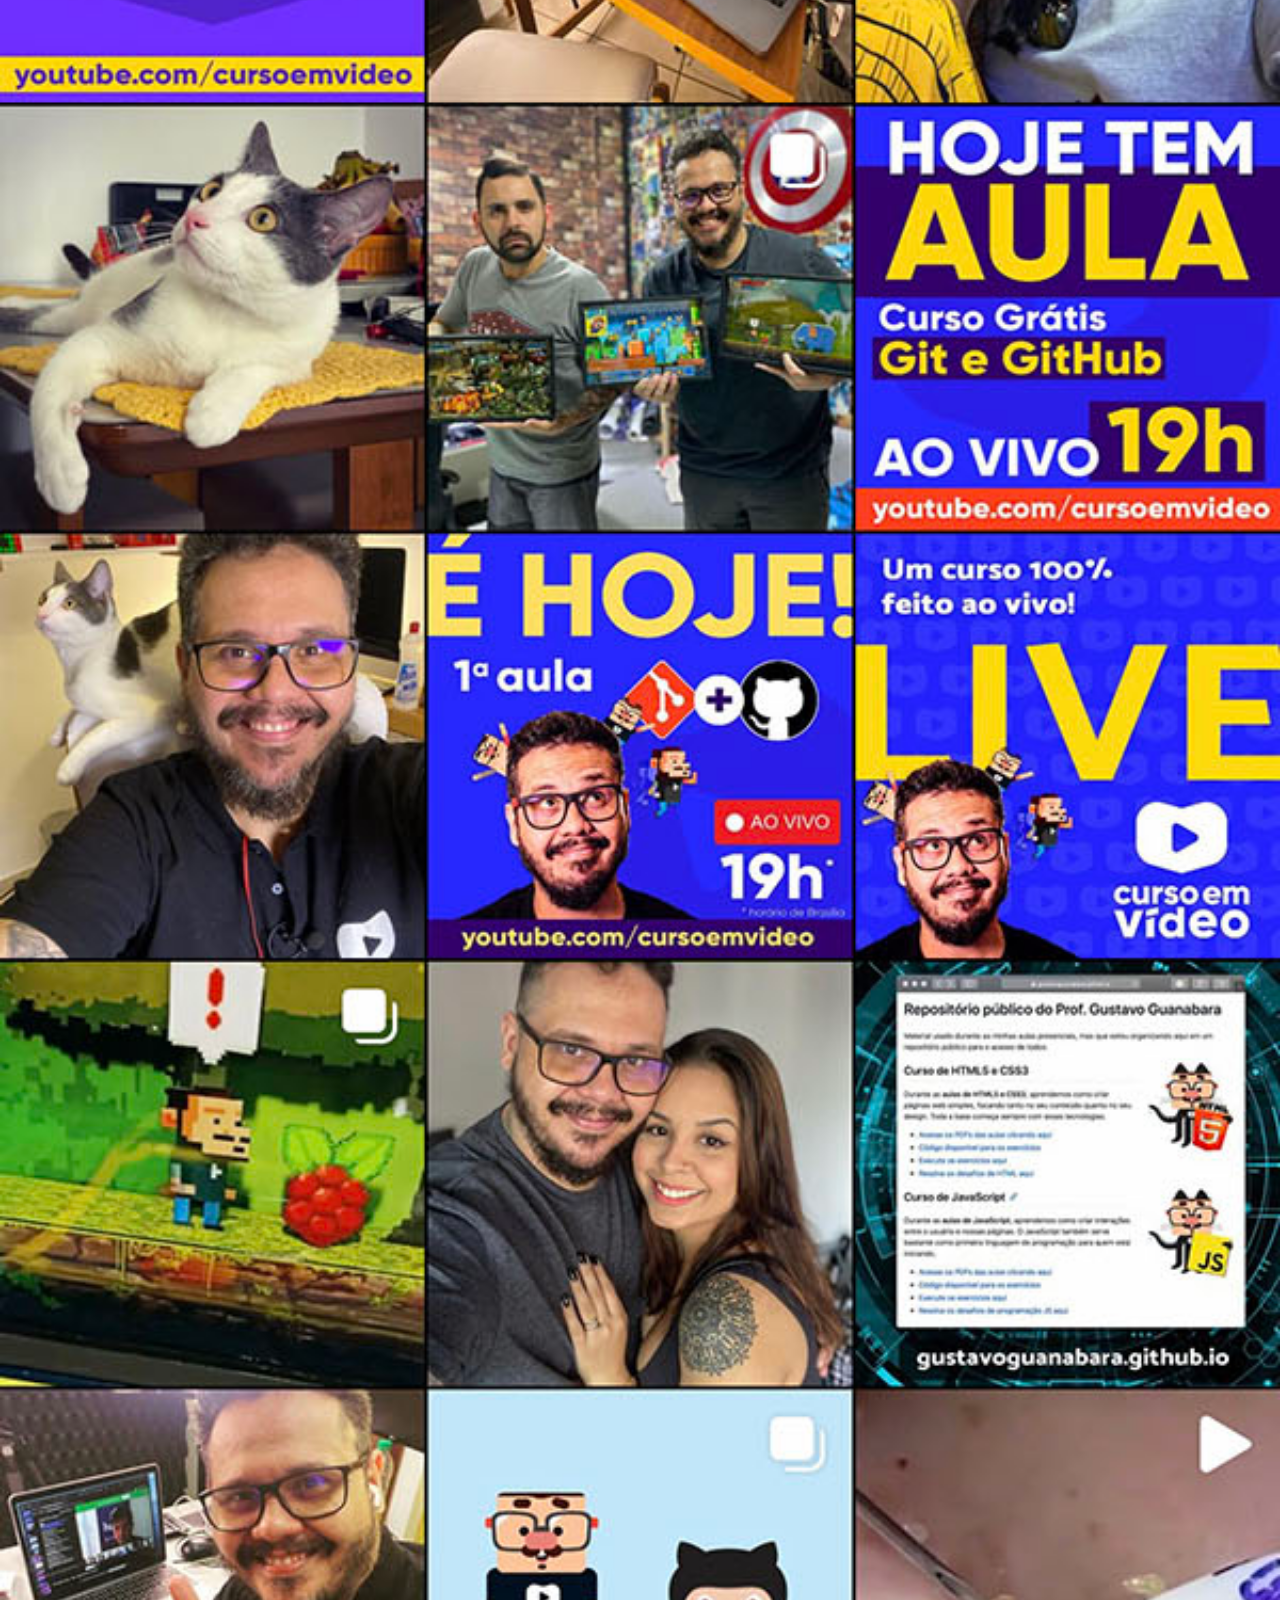
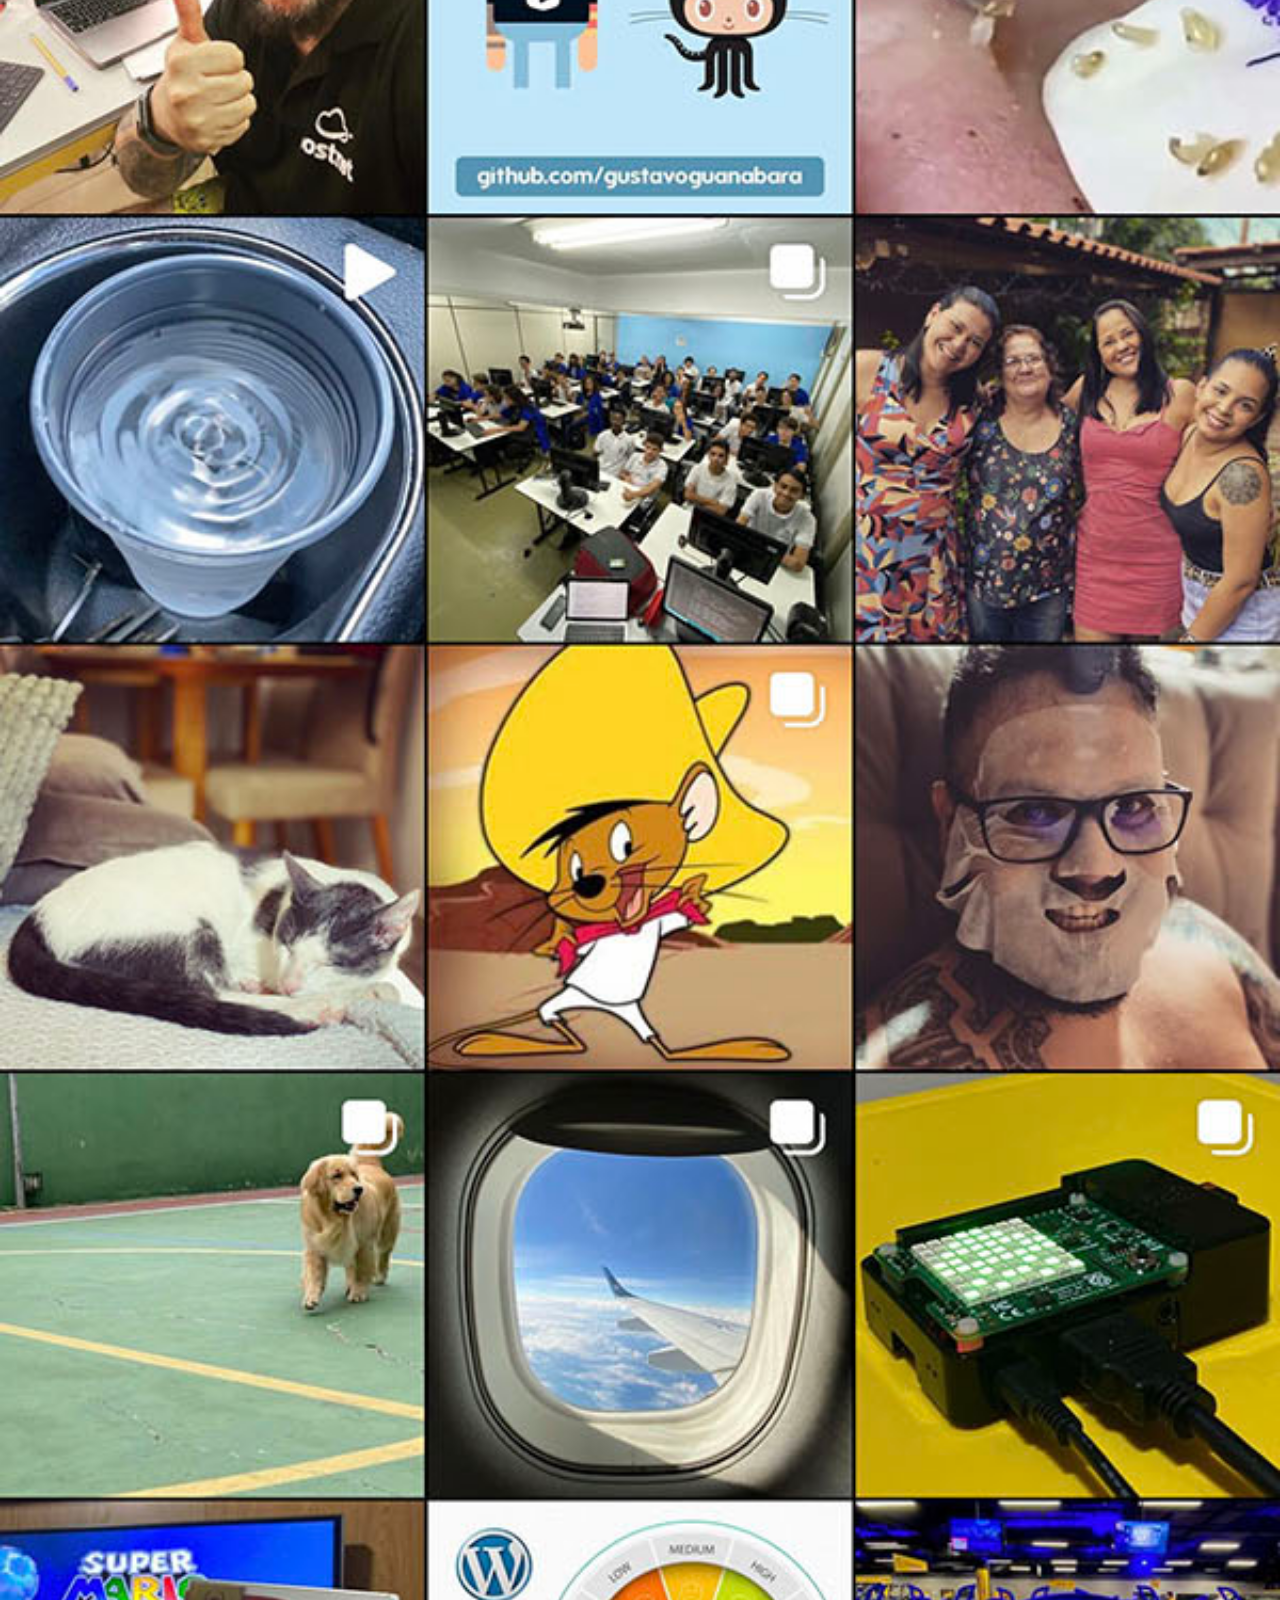
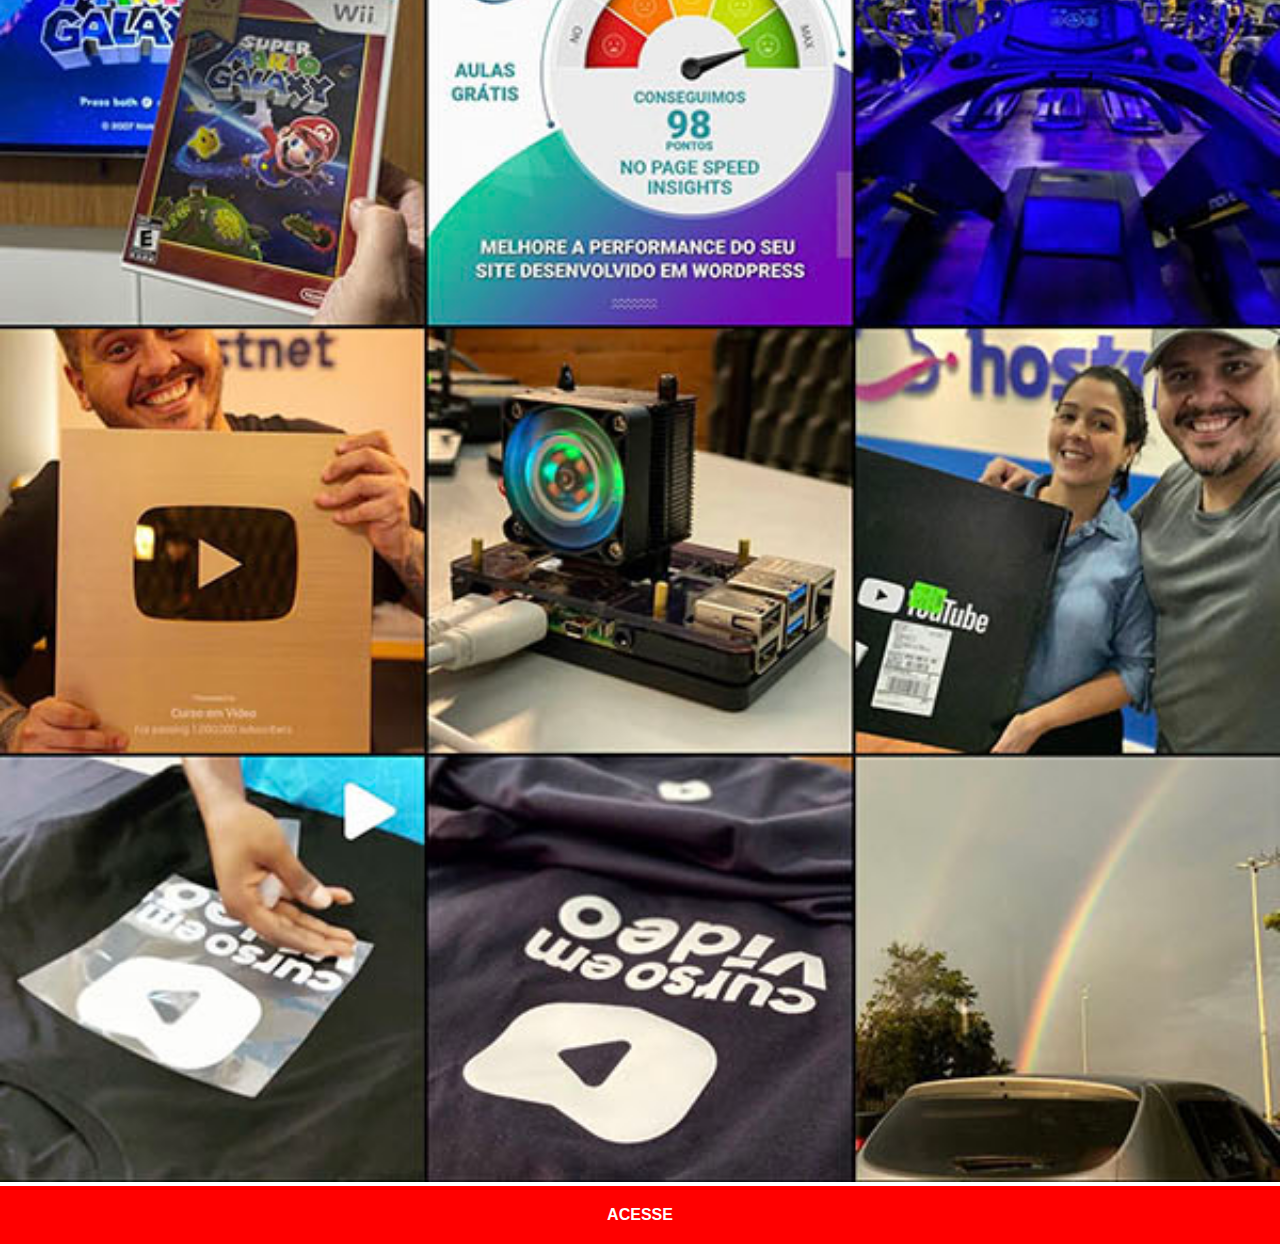
<file: instagram.html>
<!DOCTYPE html>
<html lang="pt-br">
<head>
    <meta charset="UTF-8">
    <meta name="viewport" content="width=device-width, initial-scale=1.0">
    <title>Instagram</title>
    <link rel="stylesheet" href="estilos/social.css">
</head>
<body>
    <img src="imagens/tela-instagram.jpg" alt="Instagram">
    <a href="https://instagram.com" target="_blank">ACESSE</a>
</body>
</html>
</file>
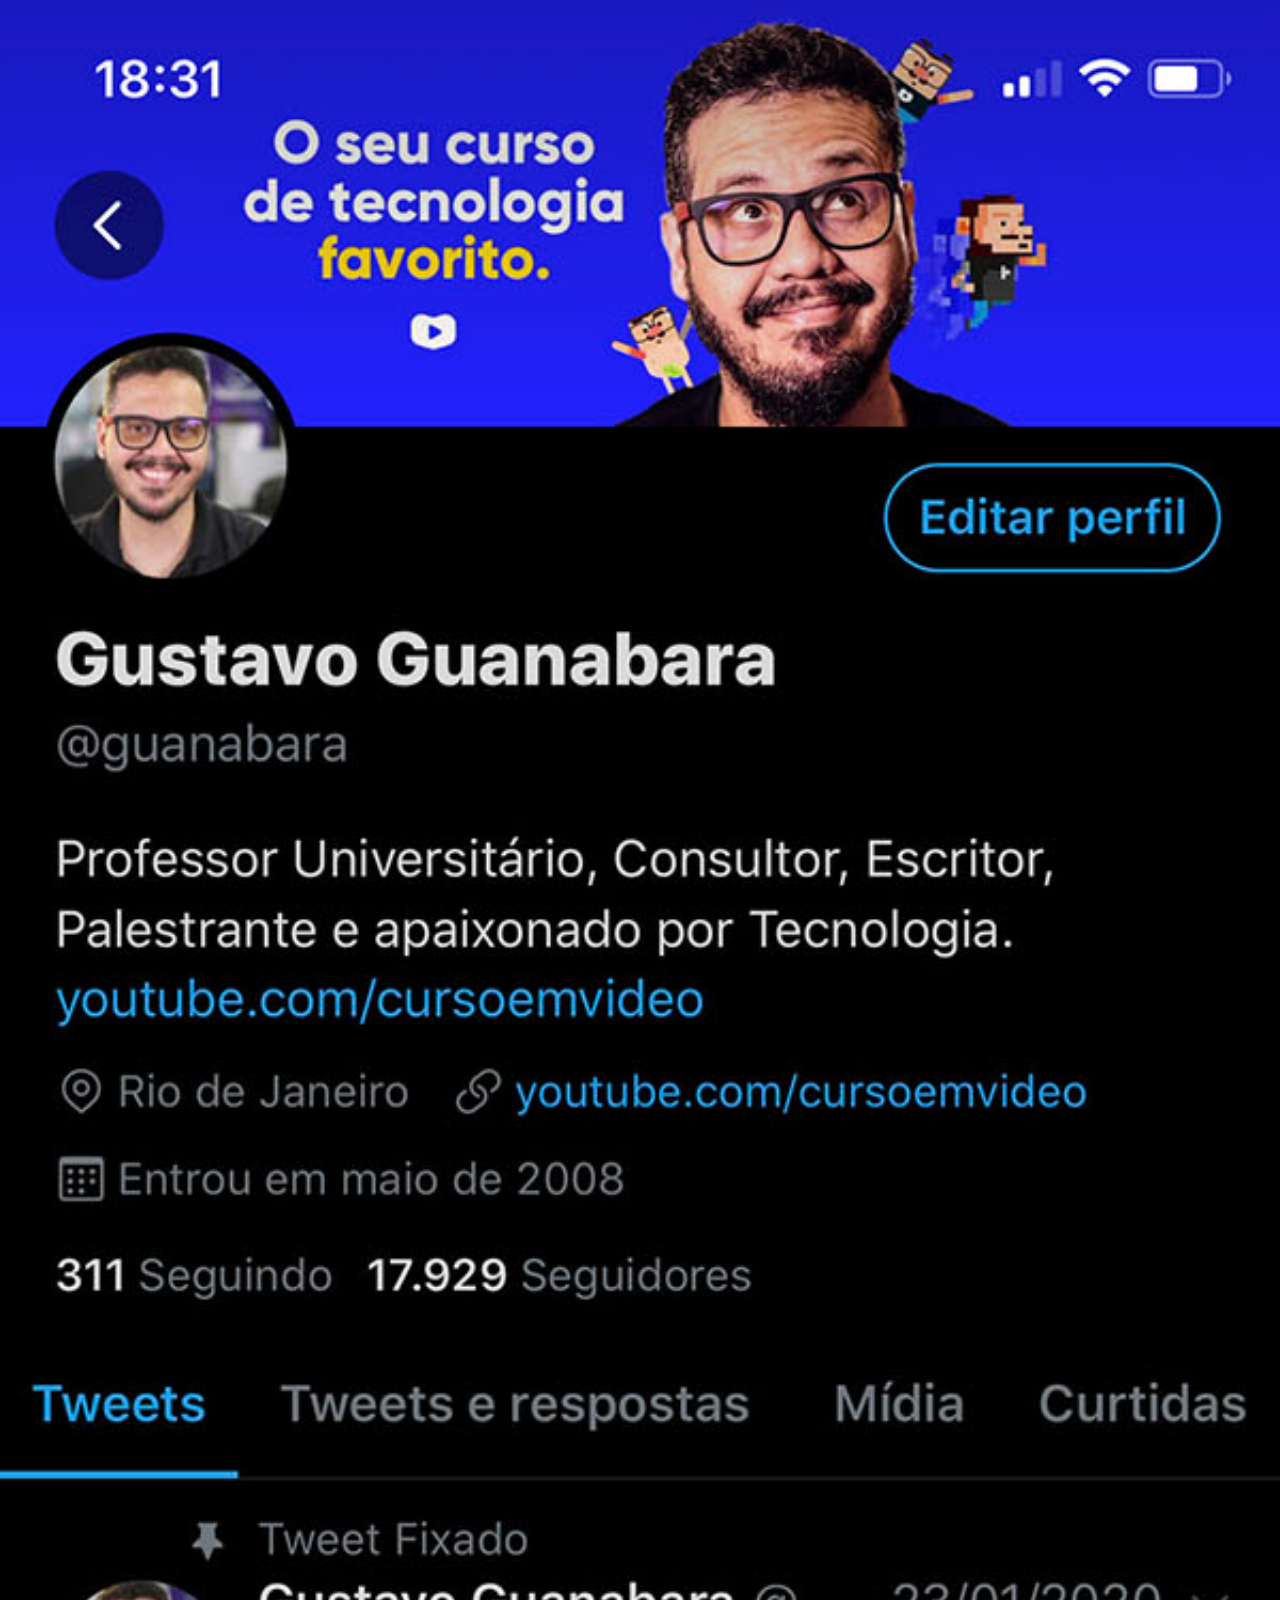
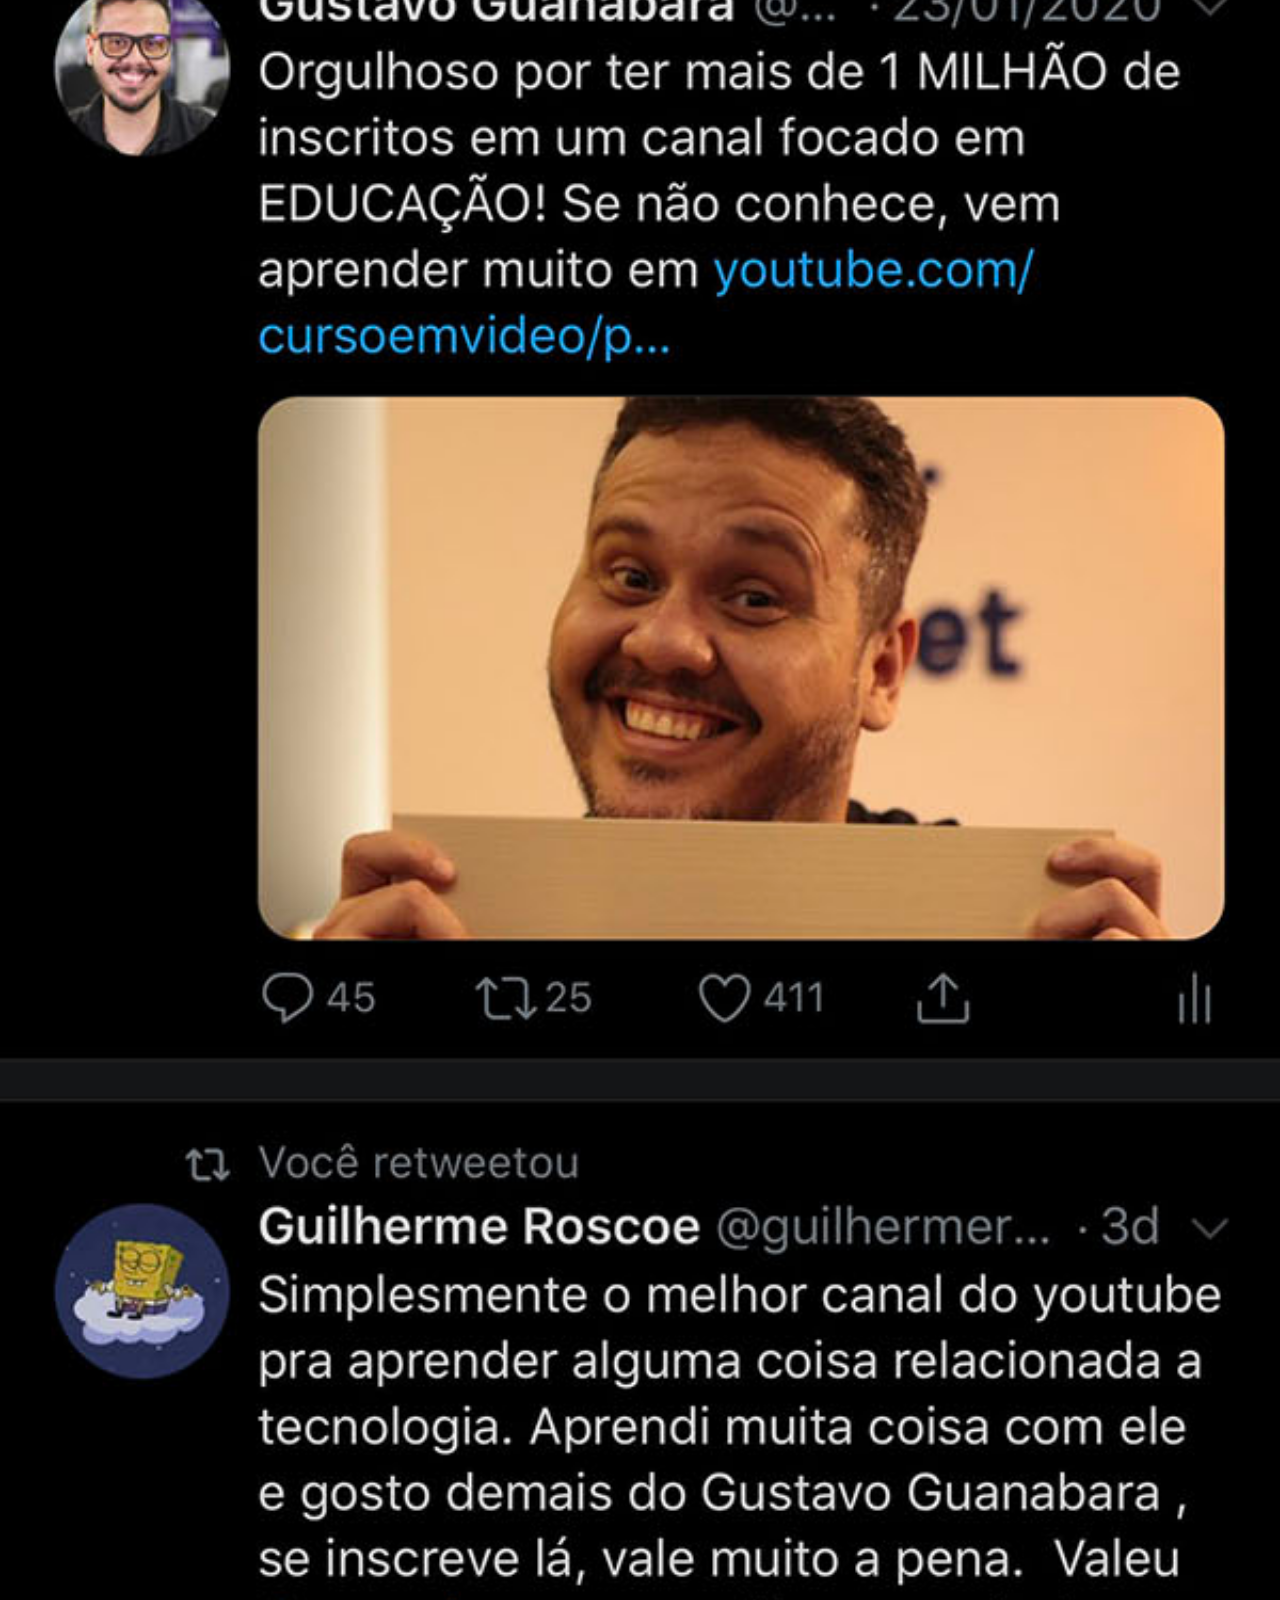
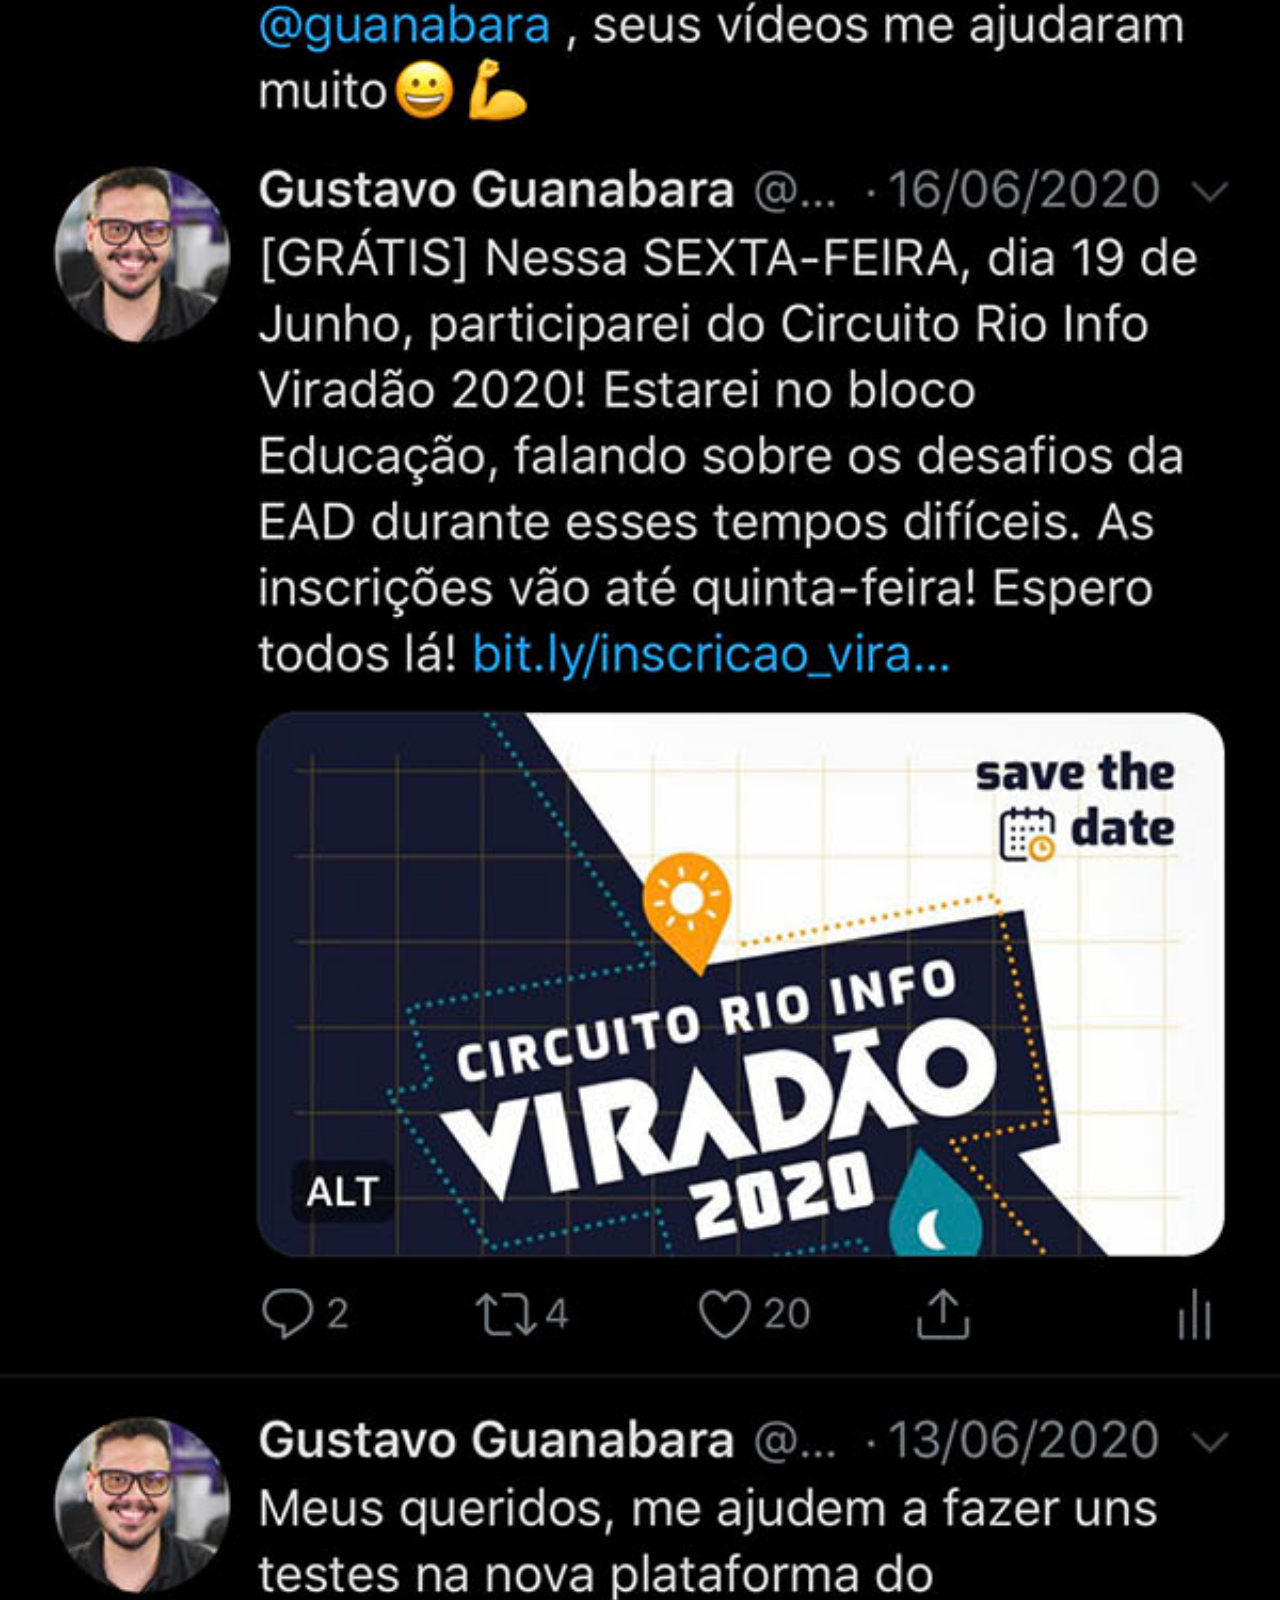
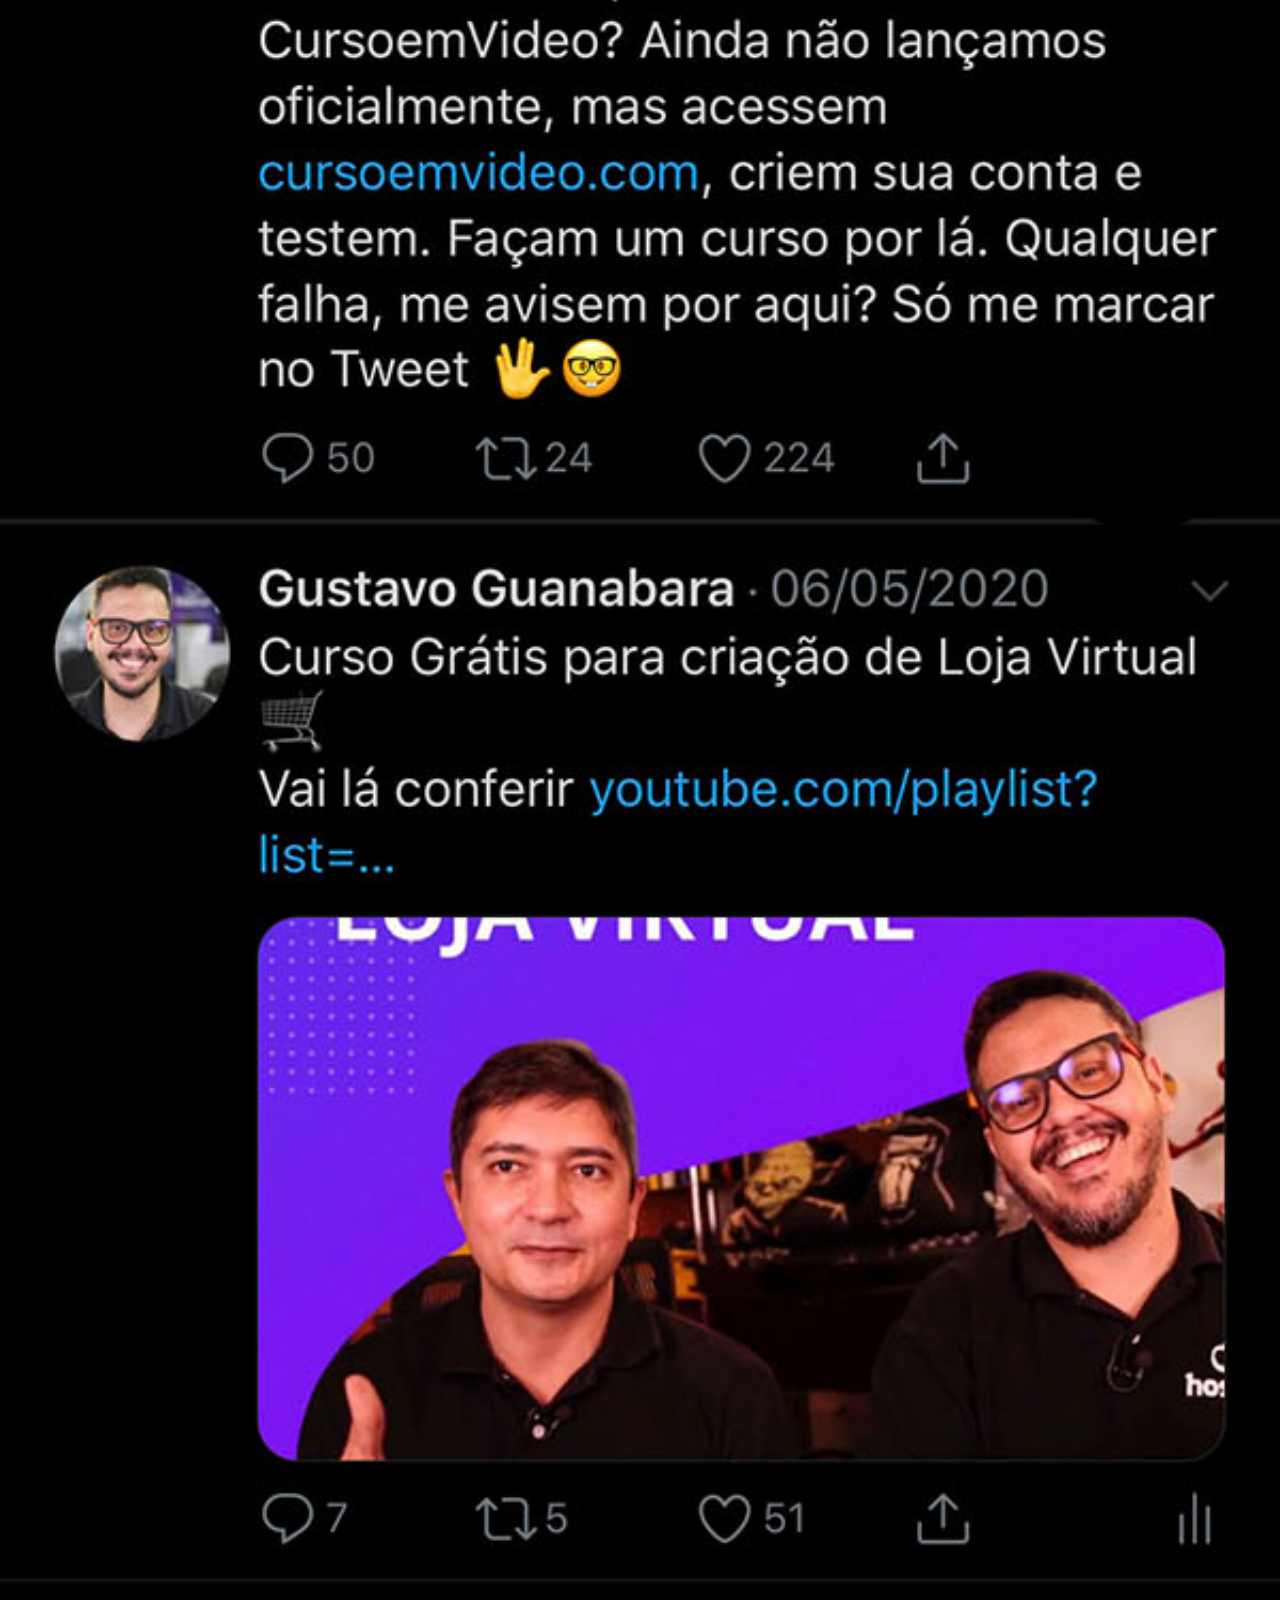
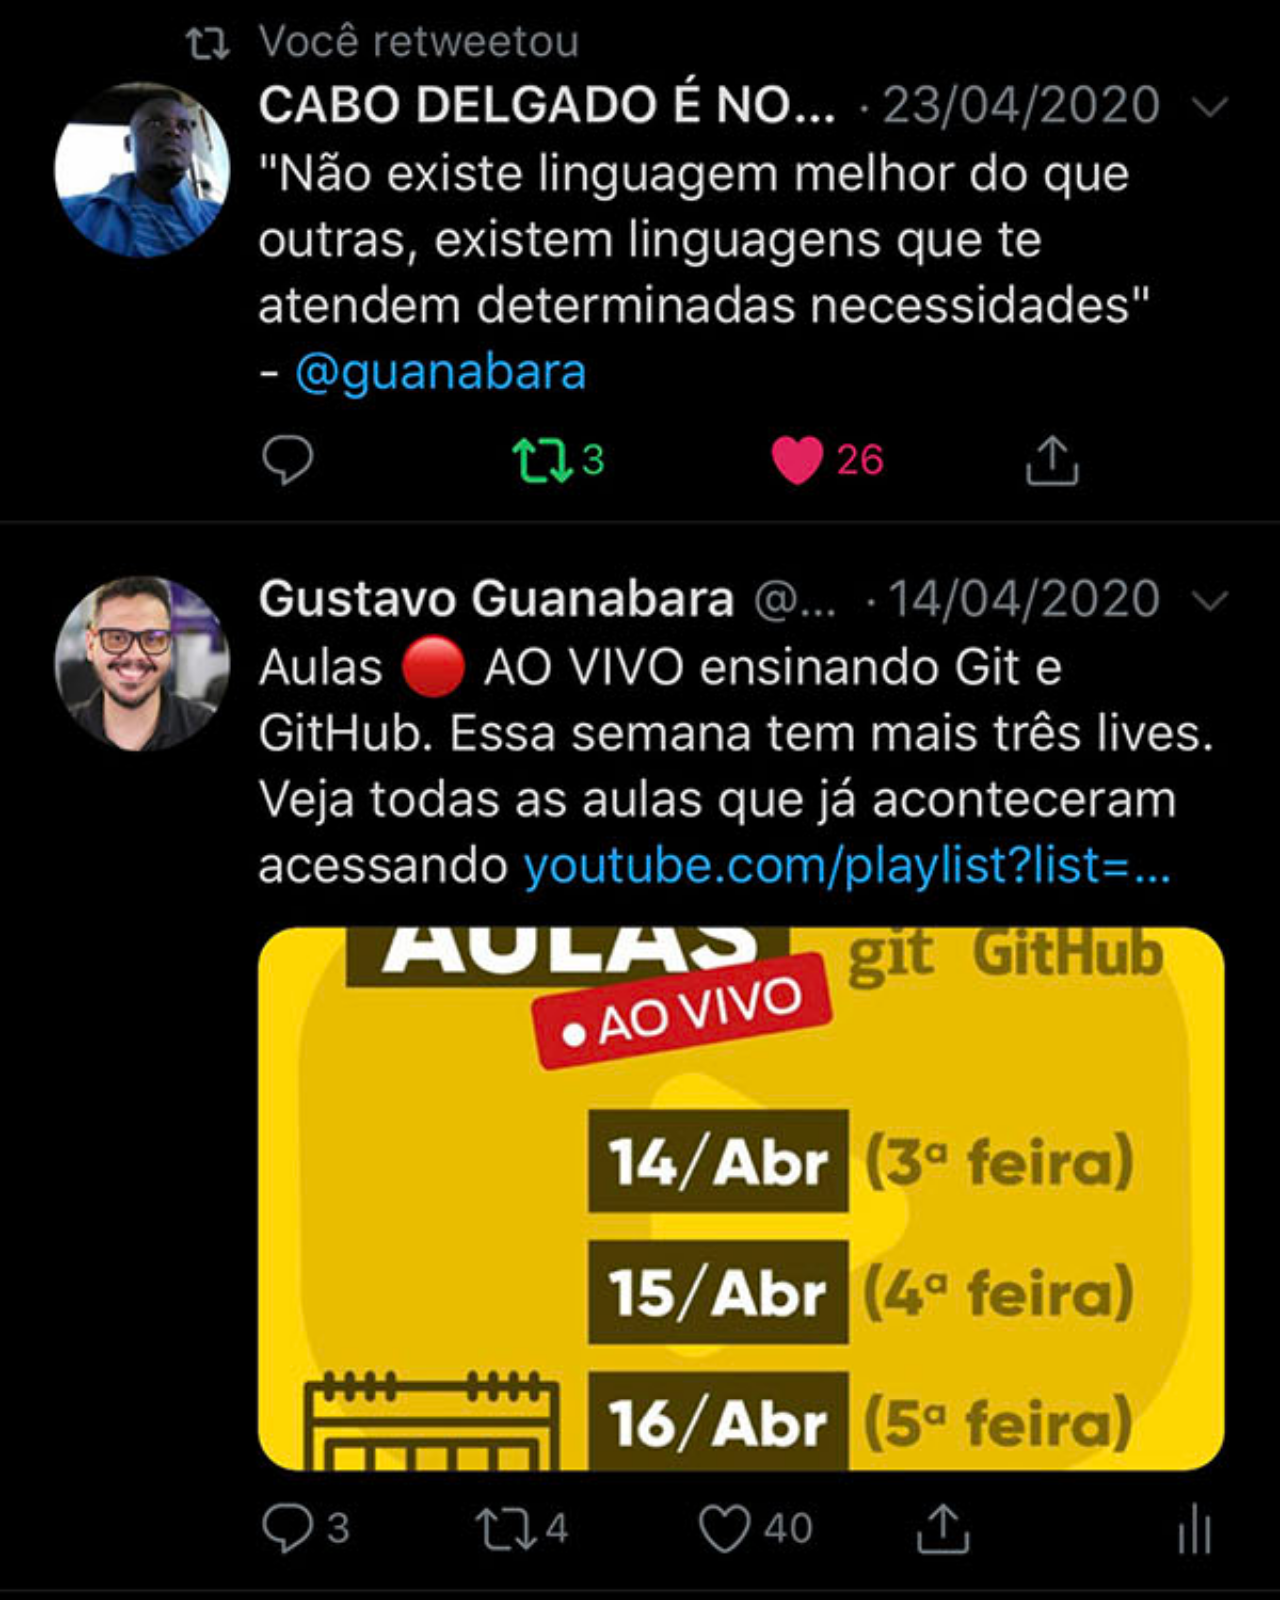
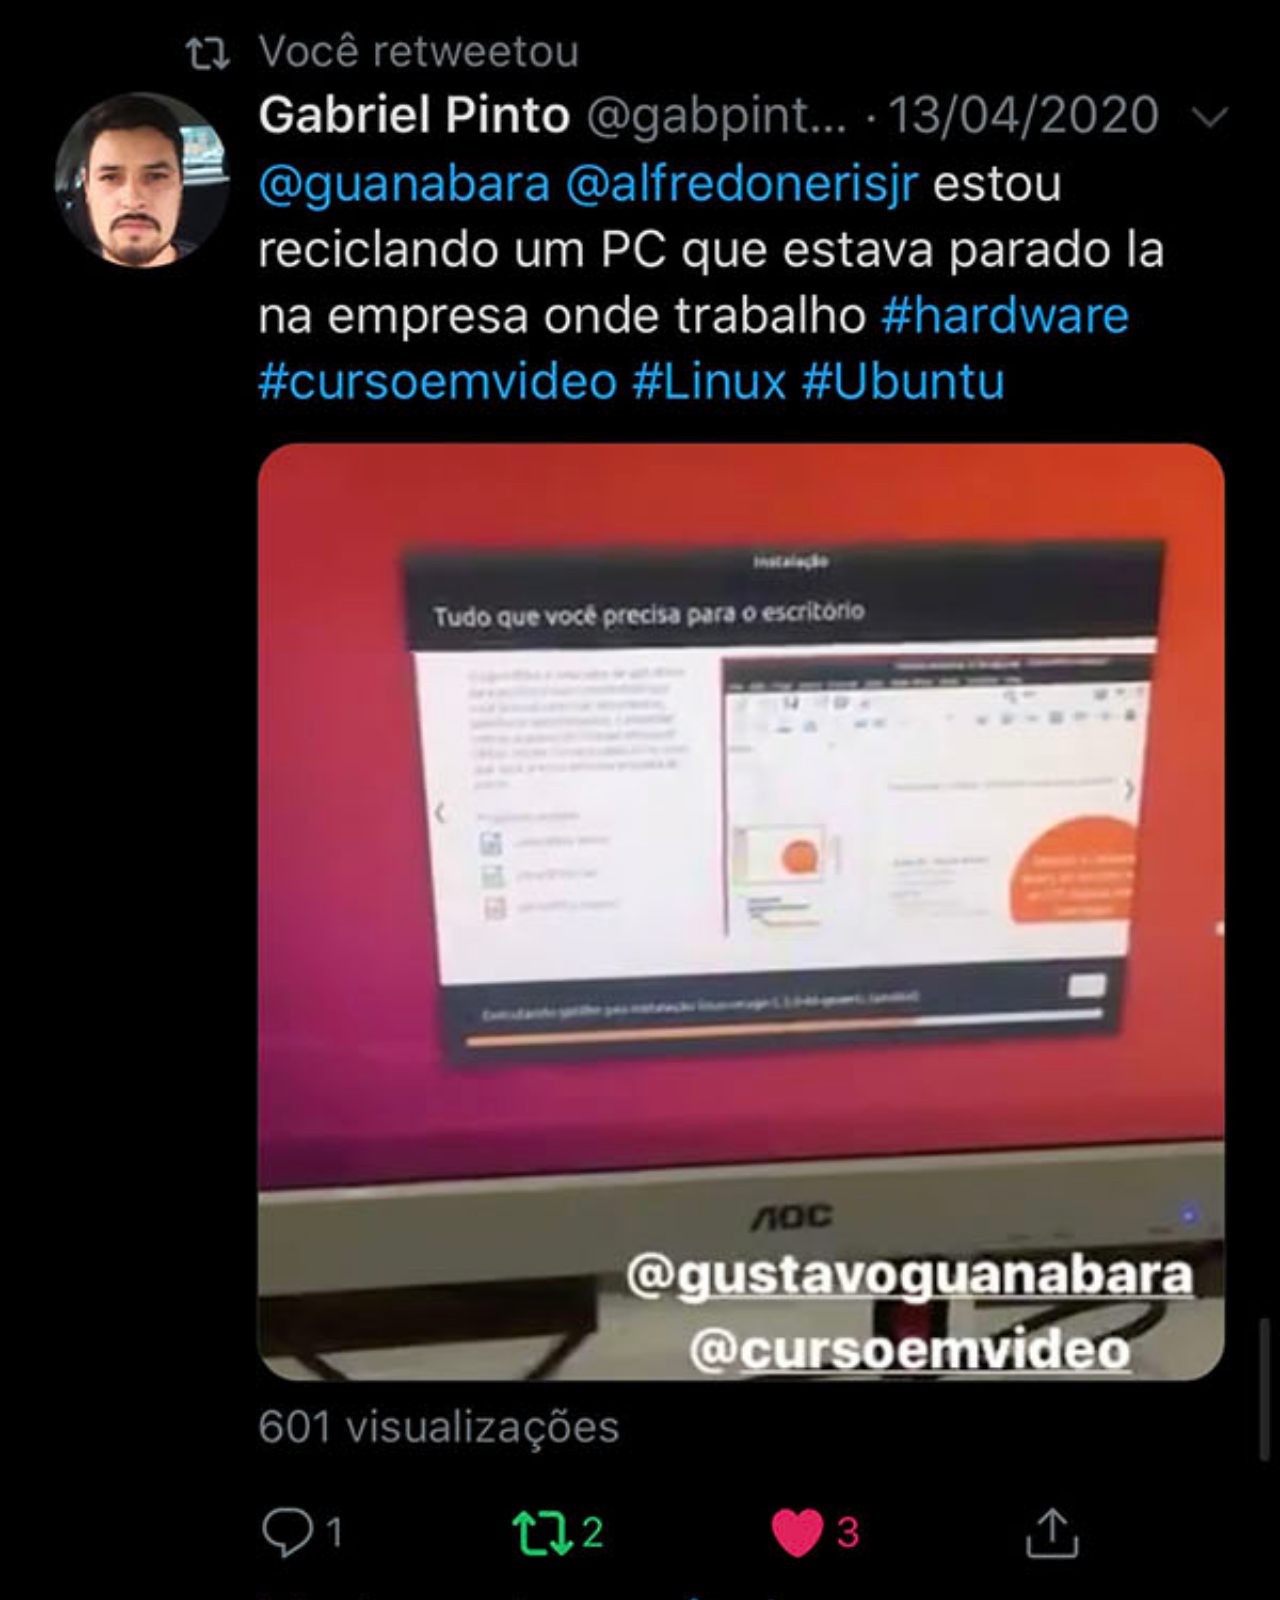
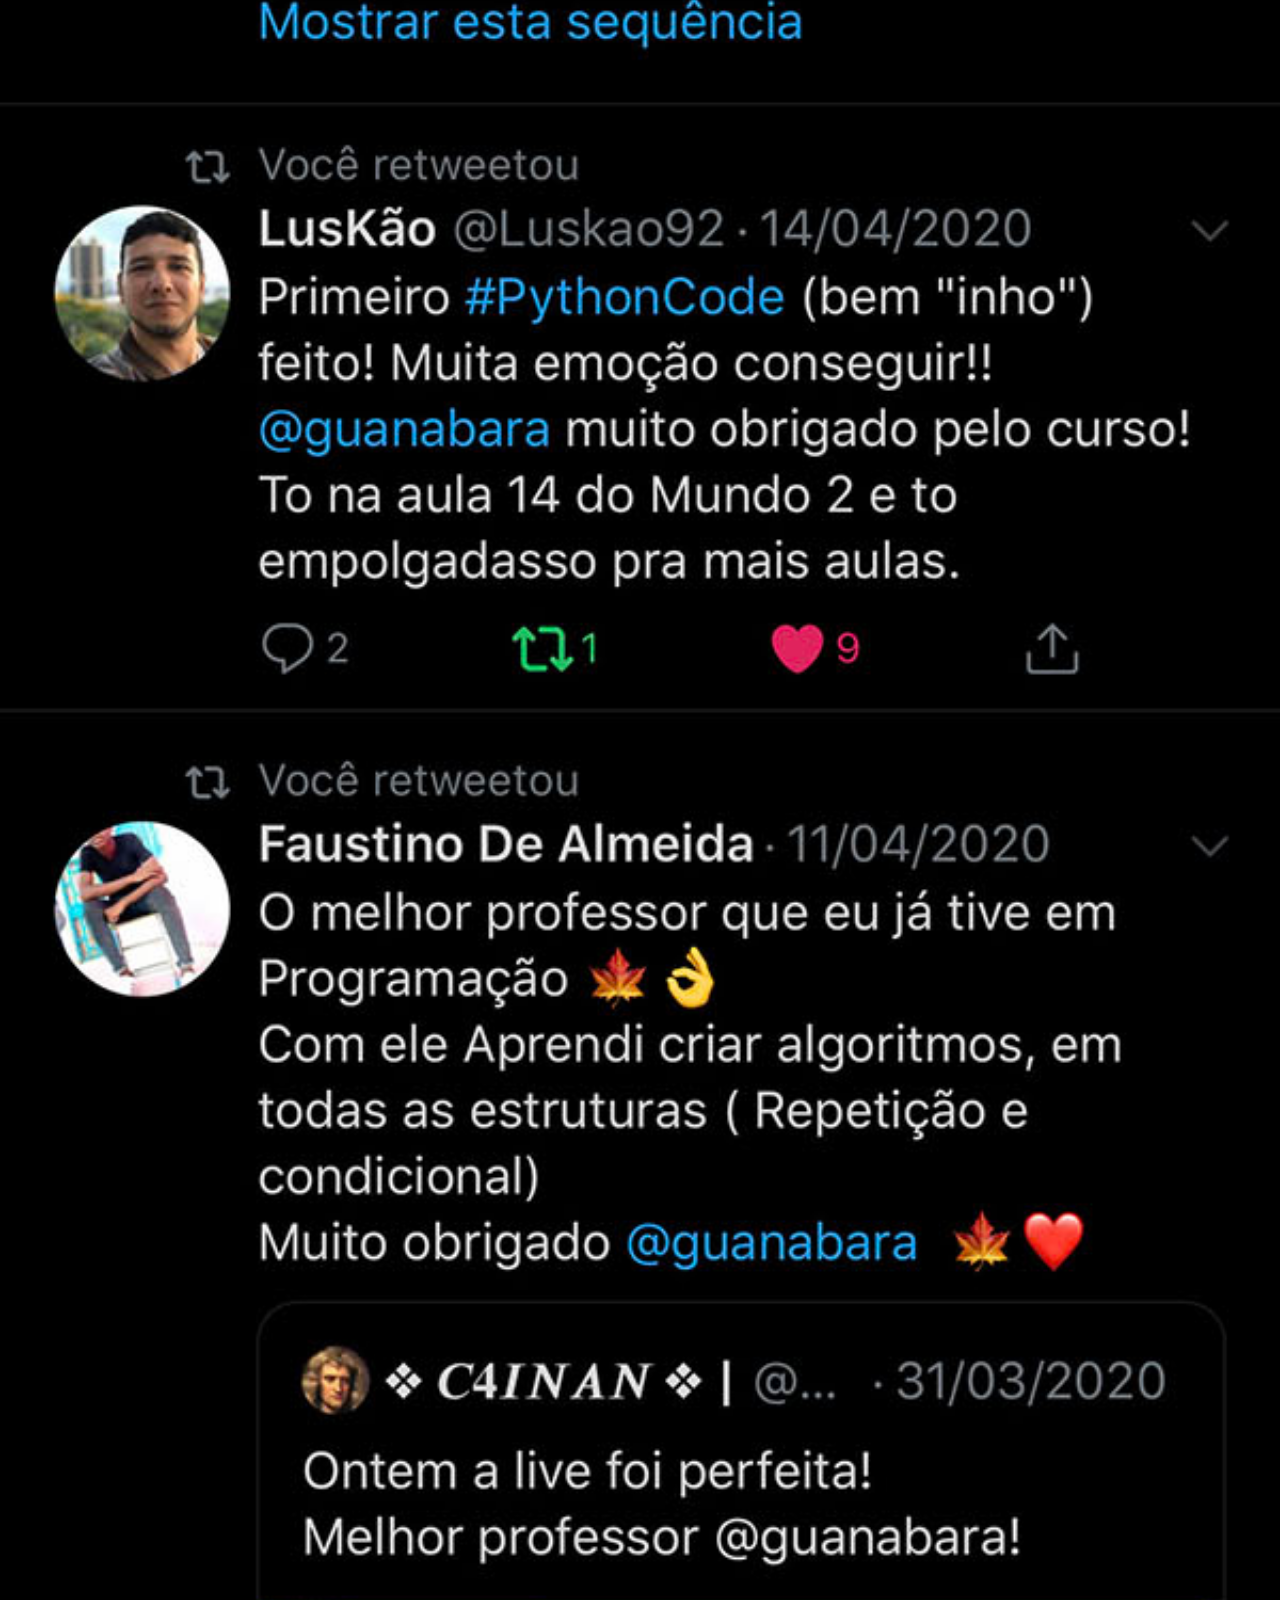
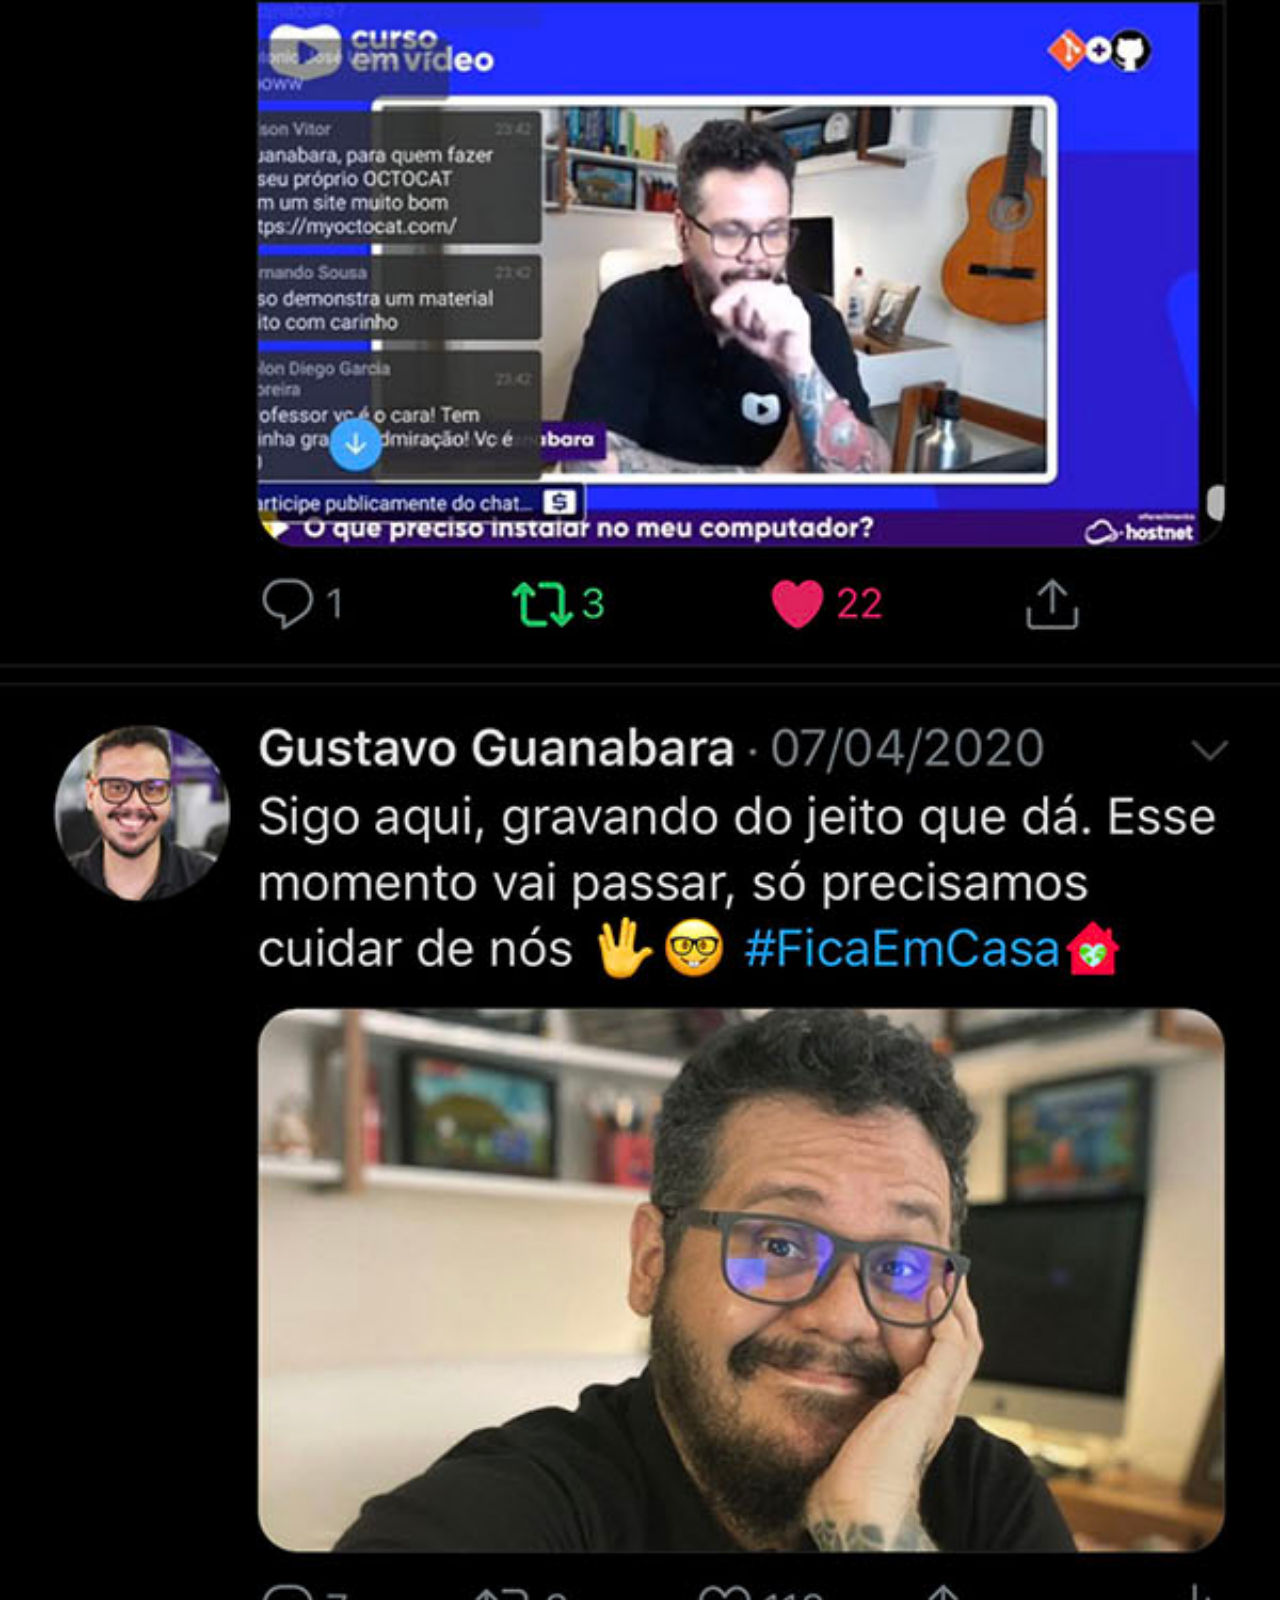
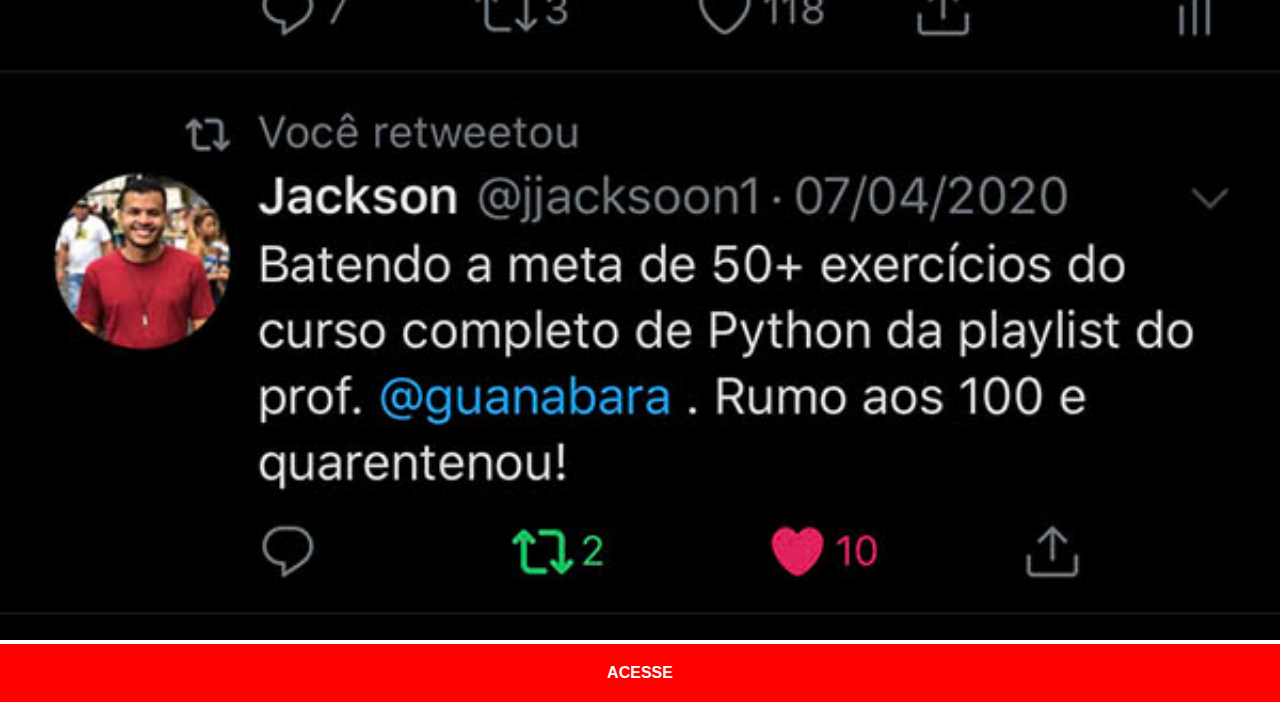
<file: twitter.html>
<!DOCTYPE html>
<html lang="pt-br">
<head>
    <meta charset="UTF-8">
    <meta name="viewport" content="width=device-width, initial-scale=1.0">
    <title>Twitter</title>
    <link rel="stylesheet" href="estilos/social.css">
</head>
<body>
    <img src="imagens/tela-twitter.jpg" alt="Twitter">
    <a href="https://X.com/" target="_blank">ACESSE</a>
</body>
</html>
</file>
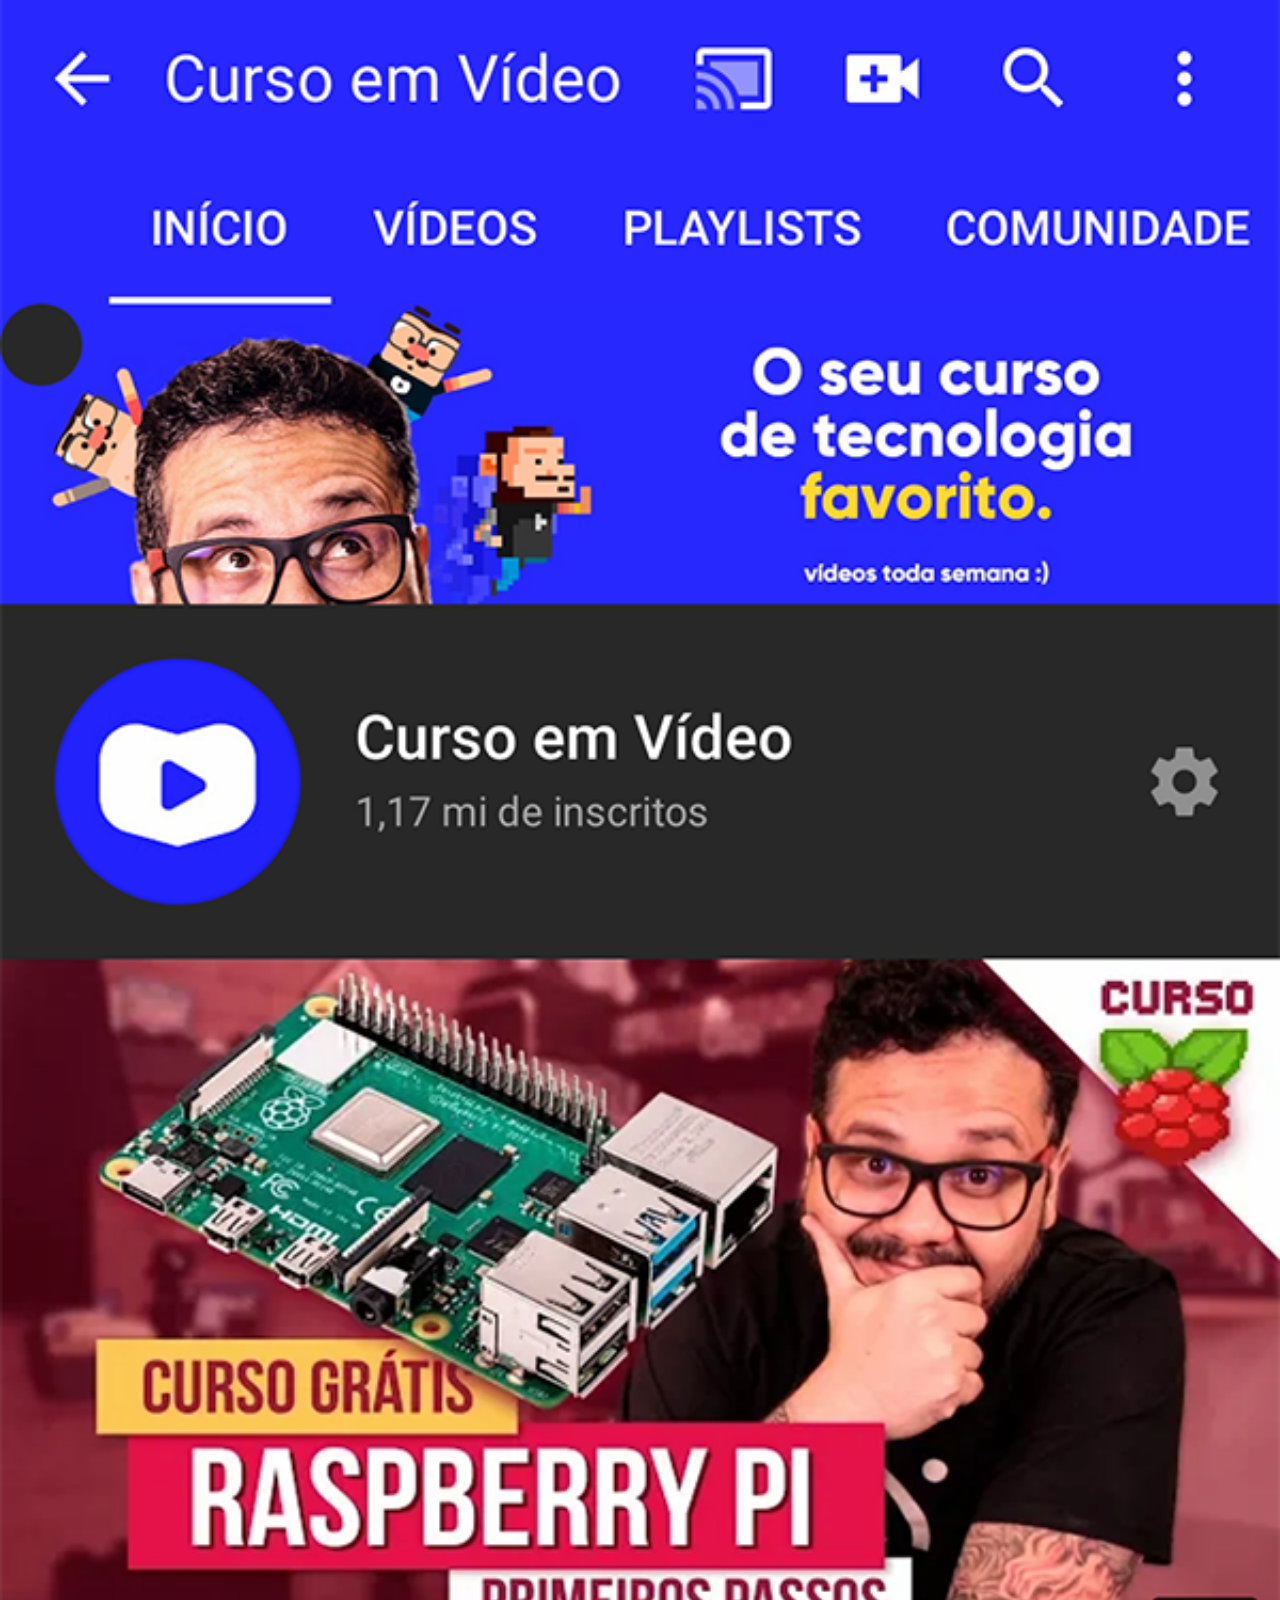
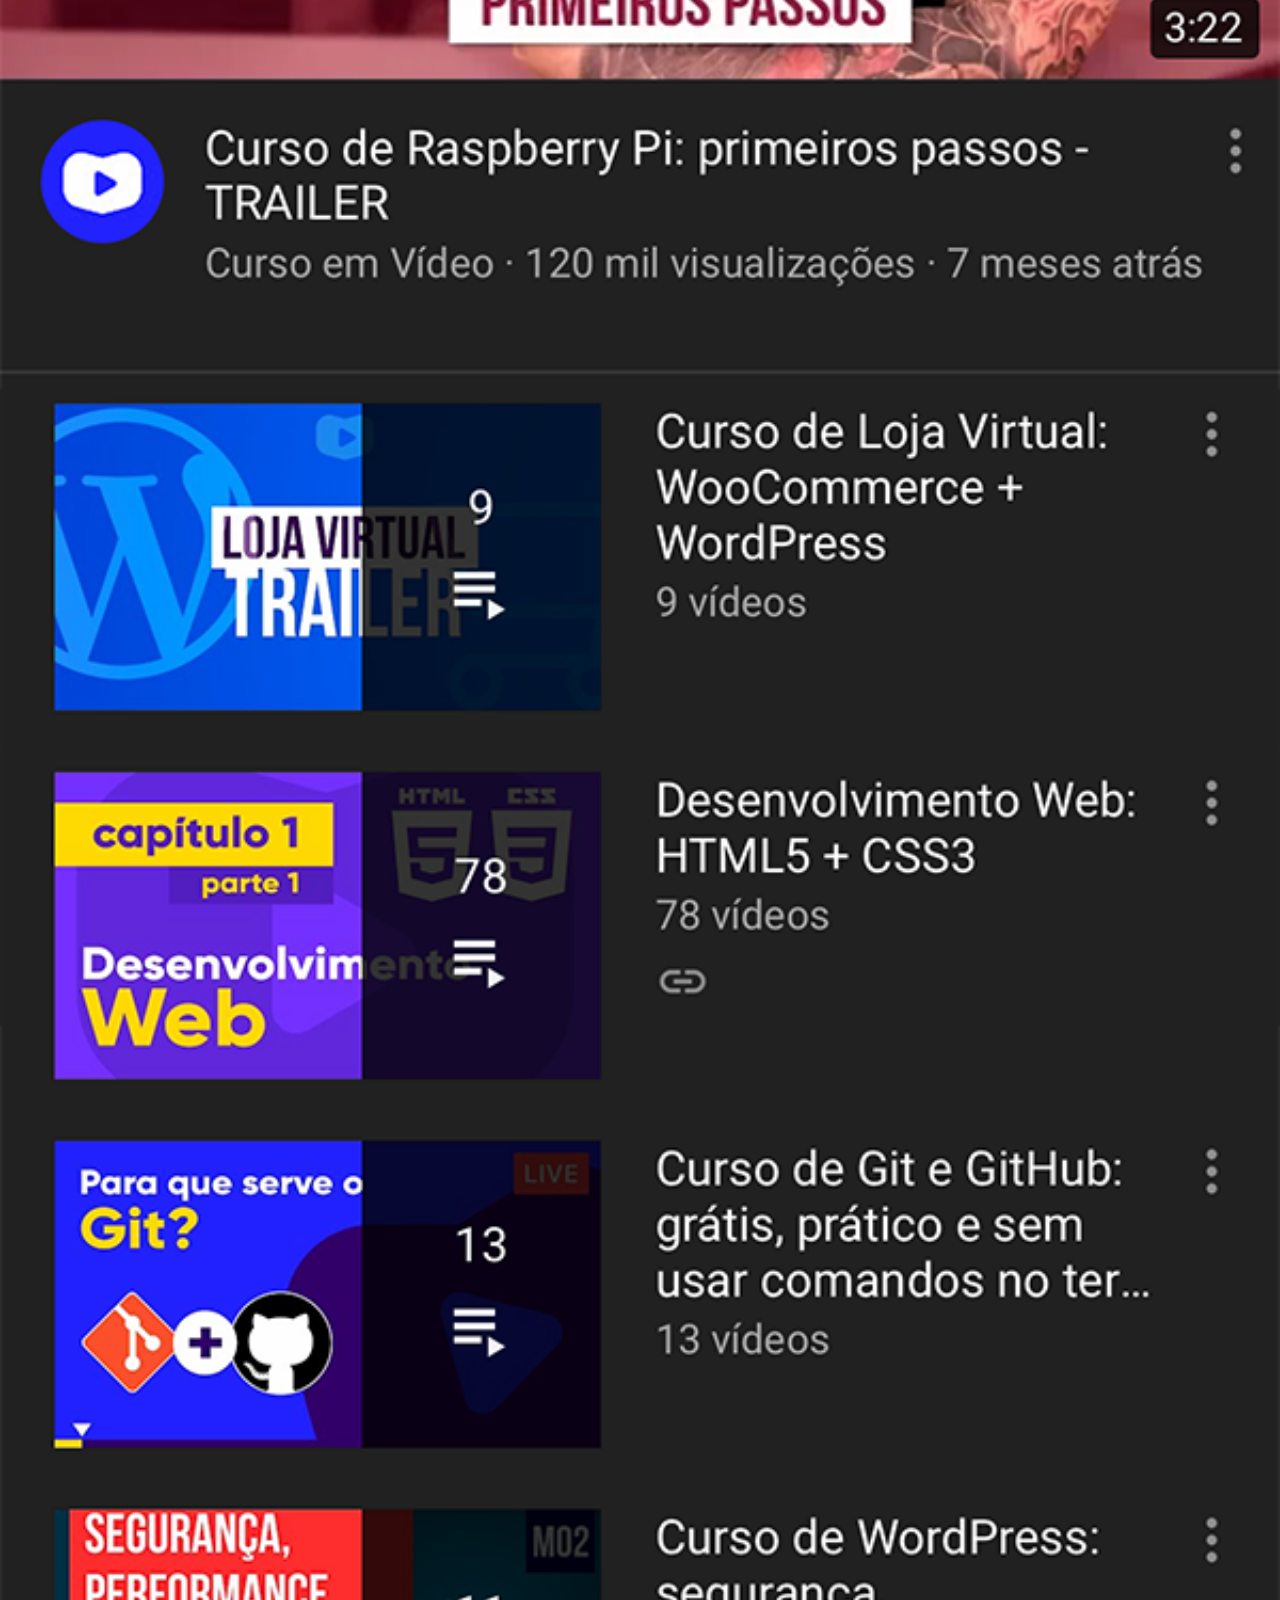
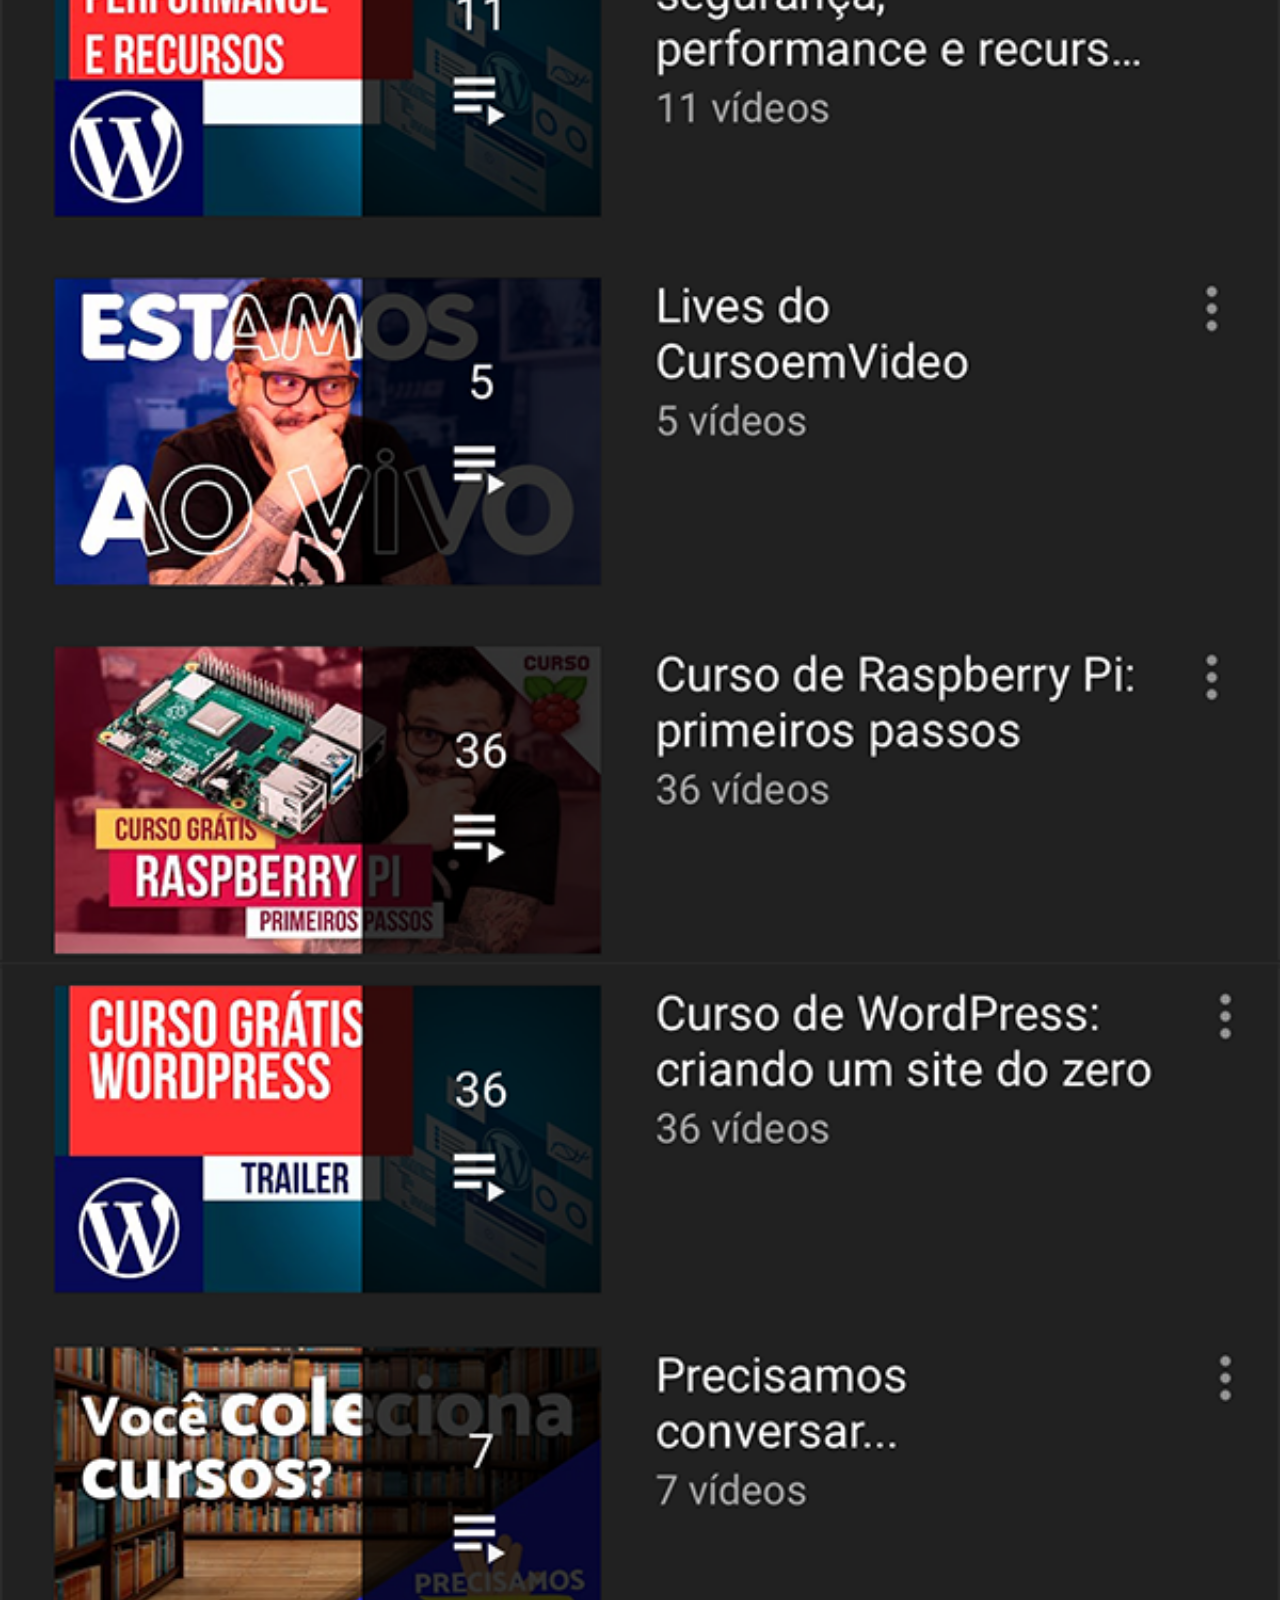
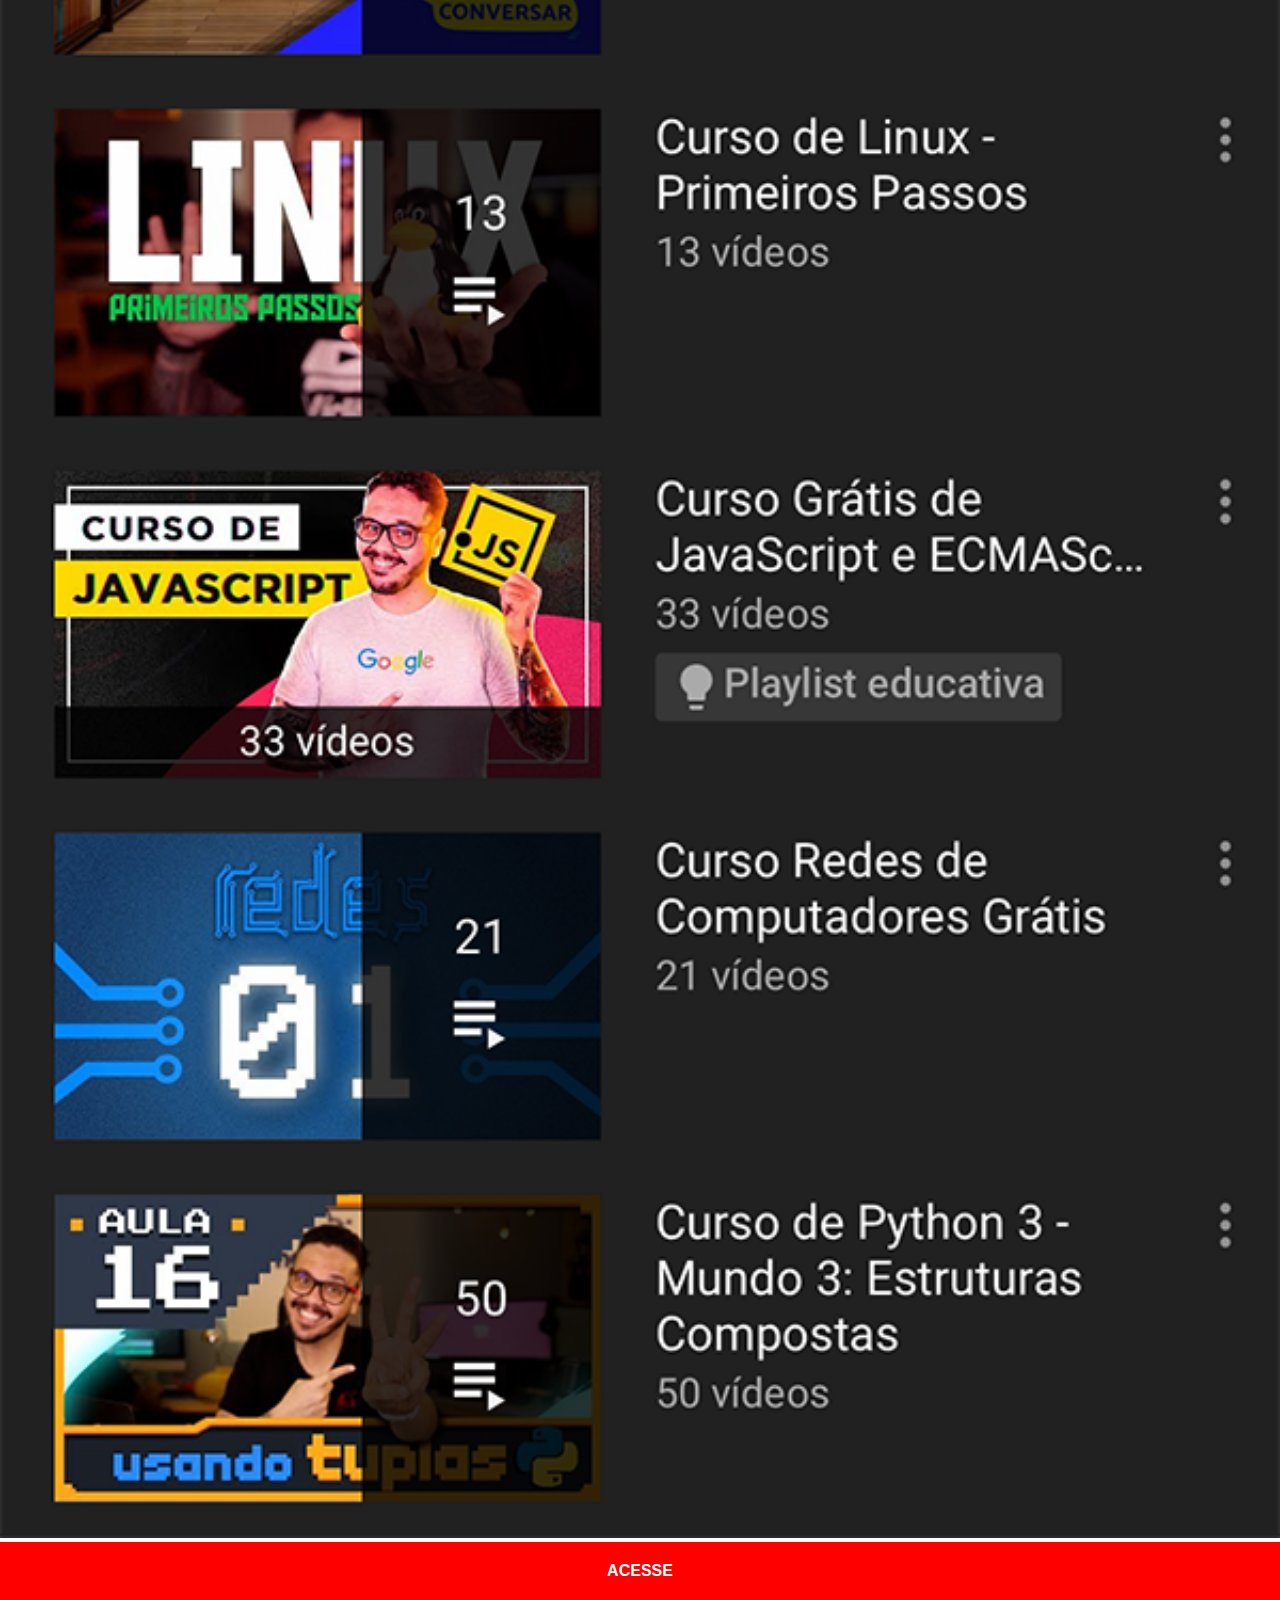
<file: youtube.html>
<!DOCTYPE html>
<html lang="pt-br">
<head>
    <meta charset="UTF-8">
    <meta name="viewport" content="width=device-width, initial-scale=1.0">
    <title>Youtube</title>
    <link rel="stylesheet" href="estilos/social.css">
</head>
<body>
    <img src="imagens/tela-youtube.png" alt="Youtube">
    <a href="https://www.youtube.com/@cursoemvideo/playlists" target="_blank">ACESSE</a>
</body>
</html>
</file>
<file: estilos/style.css>
@charset "UTF-8";

* {
    margin: 0px;
    padding: 0px;
}

html, body {
    height: 100vh;
    width: 100vw;
}

body {
    background: url(../imagens/fundo-madeira.jpg) no-repeat top center;
    background-size: cover;
    background-attachment: fixed;
}
main {
    height: 100vh;
    position: relative;
}

section#telefone {
    height: 627px;
    width: 311px;

    position: absolute;
    top: 50%;
    left: 50%;
    transform: translate(-50%, -50%);

    background: url(../imagens/frame-iphone.png) no-repeat;
}

iframe#tela {
    position: relative;
    top: 50%;
    left: 50%;
    transform: translate(-50%, -49.5%);
    width: 267px;
    height: 470px;
}

section#redes-sociais{
    text-align: right;
}

section#redes-sociais img {
    width: 50px;
    margin: 10px;
    border-radius: 50%;
    box-shadow: 2px 2px 5px rgba(0, 0, 0, 0.281);
    box-sizing: border-box;
    
}

section#redes-sociais img:hover {
    border: 2px solid rgba(255, 255, 255, 0.623);
    transform: translate(-2px, -2px);
    box-shadow: 5px 5px 10px rgba(0, 0, 0, 0.281);
    transition: transform 0.2s, border 0.1s;
}
</file>
<file: estilos/social.css>
* {
            padding: 0px;
            margin: 0px;
            font-family: Arial, Helvetica, sans-serif;
        }

        ::-webkit-scrollbar {
            width: 0px;
            height: 0px;
        }
        a {
            display: block;
            background-color: rgb(255, 0, 0);
            padding: 20px;
            text-align: center;
            font-weight: bolder;
            text-decoration: none;
            color: white;
        }
        
        a:hover {
            text-decoration: underline;
        }
        
        img {
            width: 100vw;
        }
</file>
